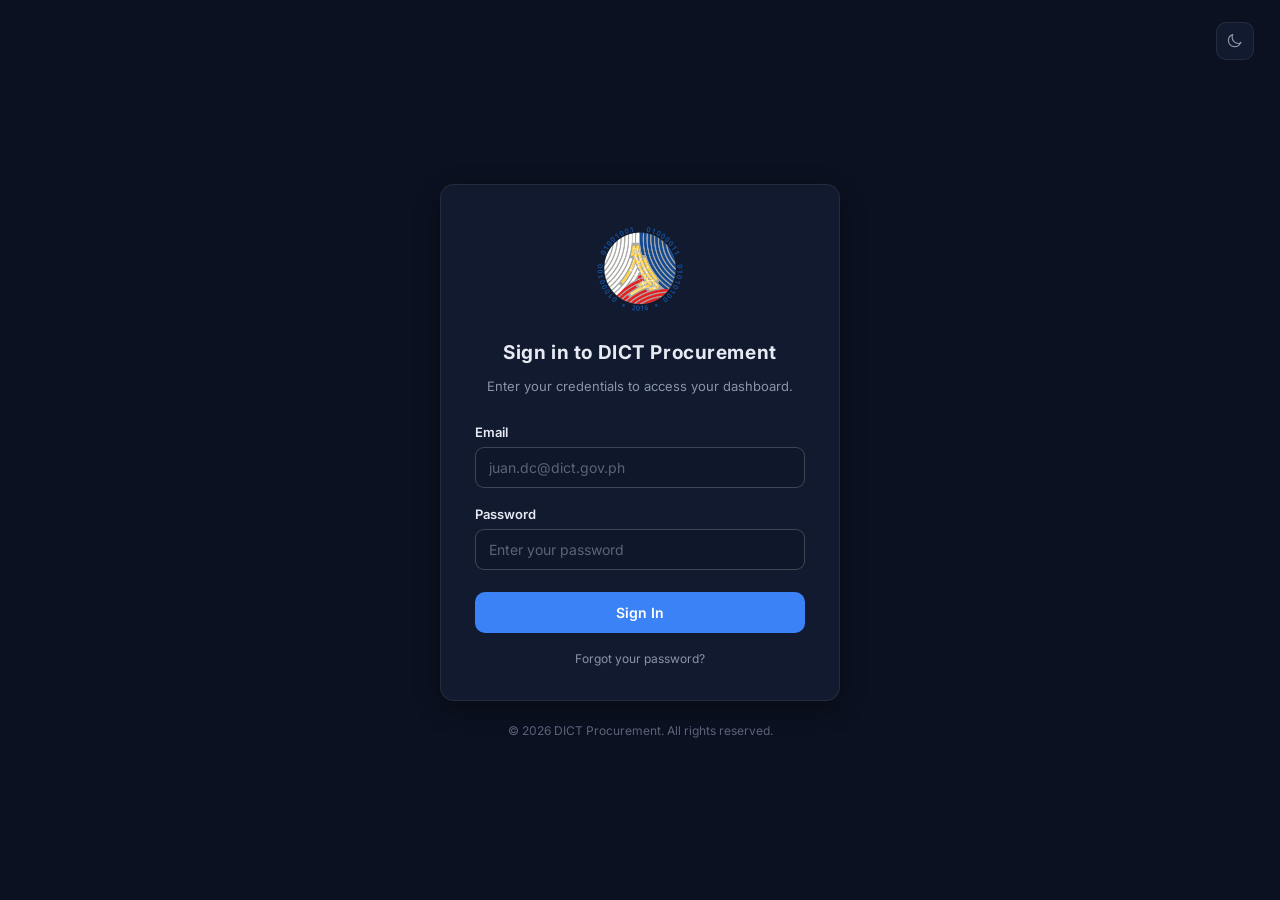
<file: index.html>
<!DOCTYPE html>
<html lang="en">
<head>
    <meta charset="UTF-8">
    <meta name="viewport" content="width=device-width, initial-scale=1.0">
    <title>DICT Procurement - Dashboard</title>
    <link href="https://fonts.googleapis.com/css?family=Roboto|Inter&display=swap" rel="stylesheet">
    <link rel="stylesheet" href="resource/base.css">
    <link rel="stylesheet" href="resource/dashboard.css">
    <link rel="stylesheet" href="resource/step1.css">
    <link rel="stylesheet" href="resource/step2.css">
    <link rel="stylesheet" href="resource/step3.css">
    <link rel="stylesheet" href="resource/request-modal.css">
    <link rel="stylesheet" href="resource/bulk-import.css">
    <script src="scripts/Auth.js"></script>
    <script>requireAuth();</script>
</head>
<body class="db-body">

    <aside class="db-sidebar">
        <div class="db-brand">
            <img src="images/DICT-Logo.png" class="db-sidebar-logo-img" alt="DICT Logo">
            <span class="db-brand-text">DICT PROCUREMENT</span>
        </div>

        <nav class="db-nav">
            <a href="index.html" class="db-nav-item active">
                <svg viewBox="0 0 24 24" width="18" height="18" fill="none"><rect x="3.5" y="3.5" width="7" height="7" rx="1.4" stroke="currentColor" stroke-width="1.6"/><rect x="13.5" y="3.5" width="7" height="7" rx="1.4" stroke="currentColor" stroke-width="1.6"/><rect x="3.5" y="13.5" width="7" height="7" rx="1.4" stroke="currentColor" stroke-width="1.6"/><rect x="13.5" y="13.5" width="7" height="7" rx="1.4" stroke="currentColor" stroke-width="1.6"/></svg>
                <span>Dashboard</span>
            </a>
            <a href="entries.html" class="db-nav-item">
                <svg viewBox="0 0 24 24" width="18" height="18" fill="none"><path d="M6 4.5H18C18.8 4.5 19.5 5.2 19.5 6V18C19.5 18.8 18.8 19.5 18 19.5H6C5.2 19.5 4.5 18.8 4.5 18V6C4.5 5.2 5.2 4.5 6 4.5Z" stroke="currentColor" stroke-width="1.6"/><path d="M8 9H16M8 12H16M8 15H13" stroke="currentColor" stroke-width="1.6" stroke-linecap="round"/></svg>
                <span>Entries</span>
            </a>
            <a href="#" class="db-nav-item" onclick="event.preventDefault(); startNewRequest();">
                <svg viewBox="0 0 24 24" width="18" height="18" fill="none"><path d="M7 3.5H14L18 7.5V19.5C18 20.05 17.55 20.5 17 20.5H7C6.45 20.5 6 20.05 6 19.5V4.5C6 3.95 6.45 3.5 7 3.5Z" stroke="currentColor" stroke-width="1.6" stroke-linejoin="round"/><path d="M14 3.5V7.5H18" stroke="currentColor" stroke-width="1.6" stroke-linejoin="round"/><path d="M9 12.5H15M9 16H15" stroke="currentColor" stroke-width="1.6" stroke-linecap="round"/></svg>
                <span>New Request</span>
            </a>
            <a href="profile.html" class="db-nav-item">
                <svg viewBox="0 0 24 24" width="18" height="18" fill="none"><circle cx="12" cy="8.2" r="3.2" stroke="currentColor" stroke-width="1.6"/><path d="M5 19.5C5.8 16.2 8.6 14.5 12 14.5C15.4 14.5 18.2 16.2 19 19.5" stroke="currentColor" stroke-width="1.6" stroke-linecap="round"/></svg>
                <span>My Profile</span>
            </a>
        </nav>

        <div class="db-sidebar-footer">
            <div class="db-user-mini">
                <div class="db-avatar">JD</div>
                <div class="db-user-text">
                    <p class="db-user-name">Juan Dela Cruz</p>
                    <p class="db-user-email">juan.dc@dict.gov.ph</p>
                </div>
            </div>
            <a href="#" class="db-logout" title="Logout">
                <svg viewBox="0 0 24 24" width="17" height="17" fill="none"><path d="M9 20H5.6C5 20 4.5 19.5 4.5 18.9V5.1C4.5 4.5 5 4 5.6 4H9" stroke="currentColor" stroke-width="1.6" stroke-linecap="round"/><path d="M15.5 16L19.5 12L15.5 8" stroke="currentColor" stroke-width="1.6" stroke-linecap="round" stroke-linejoin="round"/><path d="M19.2 12H10" stroke="currentColor" stroke-width="1.6" stroke-linecap="round"/></svg>
            </a>
        </div>
    </aside>

    <main class="db-main">

    <div class="db-header-banner">
        <img src="images/header-banner.png" alt="DICT Header Banner">
    </div>

    <header class="db-topbar">
            <div>
                <h1 class="db-title">Dashboard</h1>
                <p class="db-subtitle" id="db-subtitle-greeting">Welcome back</p>
            </div>
            <div class="db-topbar-actions">
                <button id="themeToggle" class="db-icon-btn" aria-label="Toggle dark/light mode" title="Toggle theme">
                    <svg id="themeIconMoon" viewBox="0 0 24 24" width="18" height="18" fill="none"><path d="M20 14.5C18.9 15 17.7 15.3 16.5 15.3C11.9 15.3 8.2 11.6 8.2 7C8.2 5.8 8.5 4.6 9 3.5C5.6 4.5 3.2 7.6 3.2 11.3C3.2 15.9 6.9 19.6 11.5 19.6C15.2 19.6 18.3 17.2 19.3 13.8" stroke="currentColor" stroke-width="1.6" stroke-linecap="round" stroke-linejoin="round"/></svg>
                    <svg id="themeIconSun" viewBox="0 0 24 24" width="18" height="18" fill="none" style="display:none;"><circle cx="12" cy="12" r="4.2" stroke="currentColor" stroke-width="1.6"/><path d="M12 3V5.2M12 18.8V21M21 12H18.8M5.2 12H3M18.1 5.9L16.6 7.4M7.4 16.6L5.9 18.1M18.1 18.1L16.6 16.6M7.4 7.4L5.9 5.9" stroke="currentColor" stroke-width="1.6" stroke-linecap="round"/></svg>
                </button>
                <button class="db-icon-btn" aria-label="Notifications" title="Notifications">
                    <svg viewBox="0 0 24 24" width="18" height="18" fill="none"><path d="M6 10.5C6 7 8.7 4.5 12 4.5C15.3 4.5 18 7 18 10.5V13.8L19.5 16.5H4.5L6 13.8V10.5Z" stroke="currentColor" stroke-width="1.6" stroke-linejoin="round"/><path d="M9.7 19C10.1 19.9 11 20.5 12 20.5C13 20.5 13.9 19.9 14.3 19" stroke="currentColor" stroke-width="1.6" stroke-linecap="round"/></svg>
                    <span id="notifDot" class="db-dot hidden"></span>
                </button>
            </div>
        </header>

        <section class="db-welcome-card">
            <div>
                <h2 id="db-welcome-heading">Good day!</h2>
                <p>Here's a quick look at your procurement requests and activity.</p>
            </div>
            <div class="db-welcome-actions">
                <button type="button" class="db-cta-btn" onclick="startNewRequest()">
                    <svg viewBox="0 0 24 24" width="15" height="15" fill="none"><path d="M12 5V19M5 12H19" stroke="currentColor" stroke-width="2" stroke-linecap="round"/></svg>
                    New Request
                </button>
                
            </div>
        </section>

        <section class="db-stats-grid">
            <div class="db-stat-card db-stat-blue">
                <div class="db-stat-head">
                    <span class="db-stat-label">Total Versions</span>
                    <span class="db-stat-icon">
                        <svg viewBox="0 0 24 24" width="16" height="16" fill="none"><path d="M7 3.5H14L18 7.5V19.5C18 20.05 17.55 20.5 17 20.5H7C6.45 20.5 6 20.05 6 19.5V4.5C6 3.95 6.45 3.5 7 3.5Z" stroke="currentColor" stroke-width="1.6" stroke-linejoin="round"/><path d="M14 3.5V7.5H18" stroke="currentColor" stroke-width="1.6" stroke-linejoin="round"/></svg>
                    </span>
                </div>
                <p id="stat-total" class="db-stat-value">0</p>
            </div>

            <div class="db-stat-card db-stat-amber">
                <div class="db-stat-head">
                    <span class="db-stat-label">Pending</span>
                    <span class="db-stat-icon">
                        <svg viewBox="0 0 24 24" width="16" height="16" fill="none"><circle cx="12" cy="12" r="8" stroke="currentColor" stroke-width="1.6"/><path d="M12 7.5V12L15 14" stroke="currentColor" stroke-width="1.6" stroke-linecap="round"/></svg>
                    </span>
                </div>
                <p id="stat-pending" class="db-stat-value">0</p>
            </div>

            <div class="db-stat-card db-stat-green">
                <div class="db-stat-head">
                    <span class="db-stat-label">Completed</span>
                    <span class="db-stat-icon">
                        <svg viewBox="0 0 24 24" width="16" height="16" fill="none"><circle cx="12" cy="12" r="8" stroke="currentColor" stroke-width="1.6"/><path d="M8.5 12.2 L11 14.8 L15.5 9.8" stroke="currentColor" stroke-width="1.6" stroke-linecap="round" stroke-linejoin="round"/></svg>
                    </span>
                </div>
                <p id="stat-completed" class="db-stat-value">0</p>
            </div>

            <div class="db-stat-card db-stat-violet">
                <div class="db-stat-head">
                    <span class="db-stat-label">Total PPMP Budget</span>
                    <span class="db-stat-icon">
                        <svg viewBox="0 0 24 24" width="16" height="16" fill="none"><circle cx="12" cy="12" r="8" stroke="currentColor" stroke-width="1.6"/><text x="12" y="15.5" text-anchor="middle" font-size="9" fill="currentColor" font-family="Inter, sans-serif" stroke="none">₱</text></svg>
                    </span>
                </div>
                <p id="stat-budget" class="db-stat-value">₱0</p>
            </div>
        </section>

        <section class="db-activity-card">
            <h3>Recent Activity</h3>
            <ul id="db-activity-list" class="db-activity-list"></ul>
        </section>
    </main>

    <!-- ============================================================
         NEW REQUEST MODAL
         ============================================================ -->
    <div id="requestModalOverlay" class="db-modal-overlay hidden">
        <div class="db-modal" role="dialog" aria-modal="true" aria-labelledby="page-title">
            <div class="db-modal-header-actions">
                <button type="button" id="verifyRequestBtn" class="db-modal-verify-btn hidden" onclick="toggleVerifyStatus()" aria-label="Toggle verified status">
                    <svg viewBox="0 0 24 24" width="14" height="14" fill="none"><path d="M5 12.5l4.5 4.5L19 7" stroke="currentColor" stroke-width="2" stroke-linecap="round" stroke-linejoin="round"/></svg>
                    <span id="verifyBtnLabel">Mark as Completed</span>
                </button>
                <button type="button" id="editRequestBtn" class="db-modal-edit-btn hidden" onclick="enableEditMode()" aria-label="Edit request">
                    <svg viewBox="0 0 24 24" width="14" height="14" fill="none"><path d="M4 20h4L18.5 9.5a2.1 2.1 0 0 0 0-3l-1-1a2.1 2.1 0 0 0-3 0L4 15v5Z" stroke="currentColor" stroke-width="1.6" stroke-linejoin="round"/><path d="M13 6l5 5" stroke="currentColor" stroke-width="1.6"/></svg>
                    Edit
                </button>
                <button type="button" id="deleteItemBtn" class="db-modal-delete-item-btn hidden" onclick="deleteCurrentItem()" aria-label="Delete this item">
                    <svg viewBox="0 0 24 24" width="14" height="14" fill="none" stroke="currentColor" stroke-width="1.8"><path d="M3 6h18m-2 0v14a2 2 0 01-2 2H7a2 2 0 01-2-2V6m3 0V4a2 2 0 012-2h4a2 2 0 012 2v2"/></svg>
                    Delete Item
                </button>
            </div>
            <button type="button" class="db-modal-close" onclick="closeRequestModal()" aria-label="Close">
                <svg viewBox="0 0 24 24" width="16" height="16" fill="none"><path d="M6 6L18 18M18 6L6 18" stroke="currentColor" stroke-width="1.8" stroke-linecap="round"/></svg>
            </button>

            <div class="title-tab-wrapper">
                <p id="page-title" class="text-9">PROCUREMENT PROJECT DETAILS</p>
                <span id="modalStatusBadge" class="modal-status-badge hidden">PENDING</span>
            </div>

            <div class="progress-section">
                <div class="track-4" style="width: 60%; margin: 20px auto;">
                    <div id="progress-fill" class="filled-5" style="width: 15%;"></div>
                </div>
            </div>

            <!-- STEP 1: Procurement Project Details -->
            <div id="previousApprovalRemarks" style="padding: 0 38px; margin-bottom: 20px;"></div>
            <div id="step-1">
                <form class="form-grid" id="form-step-1">
                    <div class="form-column">
                        <div class="field-group" data-field="ppmp_no">
                            <label>PPMP Number</label>
                            <input type="text" id="ppmp_no" placeholder="ex. 1" required>
                            <p class="field-error-msg">This field is required</p>
                        </div>
                        <div class="field-group" data-field="project_description">
                            <label>General Description and Objective</label>
                            <textarea id="project_description" placeholder="Enter the objective of the project..." style="height: 80px;" required></textarea>
                            <p class="field-error-msg">This field is required</p>
                        </div>
                        <div class="field-group" data-field="is_indicative">
                            <label>Is Indicative or Final?</label>
                            <div class="select-wrapper"><select id="is_indicative" required><option value="" disabled selected>Select...</option><option>Indicative</option><option>Final</option></select><img src="images/vector-19.svg" class="custom-chevron"></div>
                            <p class="field-error-msg">This field is required</p>
                        </div>
                        <div class="field-group" data-field="end_user">
                            <label>End-User or Implementing Unit</label>
                            <input type="text" id="end_user" placeholder="Input" required>
                            <p class="field-error-msg">This field is required</p>
                        </div>
                        <div class="field-group" data-field="fiscal_year">
                            <label>Fiscal Year</label>
                            <input type="text" id="fiscal_year" placeholder="Field text goes here" required>
                            <p class="field-error-msg">This field is required</p>
                        </div>
                        <div class="field-group" data-field="project_type">
                            <label>Type of Project to be Procured</label>
                            <div class="select-wrapper"><select id="project_type" required><option value="" disabled selected>Select...</option><option>Consulting Services</option><option>Goods</option><option>Infrastructure</option></select><img src="images/vector-33.svg" class="custom-chevron"></div>
                            <p class="field-error-msg">This field is required</p>
                        </div>
                    </div>
                    <div class="form-column">
                        <div class="field-group" data-field="modeOfProcurement">
                            <label>Recommended Mode of Procurement</label>
                            <div id="modeWrapper" class="select-wrapper">
                                <select id="modeOfProcurement" required>
                                    <option value="" disabled selected>Select mode...</option>
                                    <optgroup label="Competitive Mode">
                                        <option value="Competitive Bidding">Competitive Bidding</option>
                                    </optgroup>
                                    <optgroup label="Alternative Modes">
                                        <option value="Limited Source Bidding">Limited Source Bidding</option>
                                        <option value="Direct Contracting">Direct Contracting</option>
                                        <option value="Repeat Order">Repeat Order</option>
                                        <option value="Shopping">Shopping</option>
                                        <option value="Small Value Procurement (SVP)">Small Value Procurement (SVP)</option>
                                        <option value="Direct Acquisition">Direct Acquisition</option>
                                        <option value="Competitive Dialogue">Competitive Dialogue</option>
                                        <option value="Negotiated Procurement">Negotiated Procurement</option>
                                    </optgroup>
                                </select>
                                <img src="images/vector-43.svg" class="custom-chevron">
                            </div>
                            <p class="mode-hint">Recommended by budget: ≤₱199,999 → Direct Acquisition · ₱200,000–₱1,999,999 → Small Value Procurement (SVP) · ₱2,000,000 and above → Competitive Bidding</p>
                            <p id="modeErrorMsg" class="field-error-msg">Must Select Mode of Procurement</p>
                        </div>
                        <div class="field-group" data-field="pre_procurement">
                            <label>Pre Procurement Conference?</label>
                            <div class="select-wrapper"><select id="pre_procurement" required><option value="" disabled selected>Select...</option><option>No</option><option>Yes</option></select><img src="images/vector-51.svg" class="custom-chevron"></div>
                            <p class="field-error-msg">This field is required</p>
                        </div>

                        <div class="field-group" data-field="bid_evaluation_criteria">
                        <label for="bid_evaluation_criteria">
                            Criteria for Bid Evaluation (Including Sustainability and Domestic Preference)
                        </label>
                        <div class="select-wrapper">
                            <select id="bid_evaluation_criteria" name="bid_evaluation_criteria">
                            <option value="">Select Criteria for Bid Evaluation...</option>
                            <option value="Lowest Calculated Responsive Bid (LCRB)">
                                Lowest Calculated Responsive Bid (LCRB)
                            </option>
                            <option value="Most Economically Advantageous Responsive Bid (MEARB)">
                                Most Economically Advantageous Responsive Bid (MEARB)
                            </option>
                            <option value="Most Advantageous Responsive Bid (MARB) / HRRB / SRRB">
                                Most Advantageous Responsive Bid (MARB) / HRRB / SRRB
                            </option>
                            <option value="Lowest Comparative or Competitive Responsive Bid (LCCRB)">
                                Lowest Comparative or Competitive Responsive Bid (LCCRB)
                            </option>
                            </select>
                            <span class="custom-chevron">▼</span>
                        </div>
                        <p id="mearbHint" class="mode-hint hidden" style="color: #0284c7; font-weight: 600; margin-top: 4px;">
                            ℹ️ NOTE: If using MEARB, ensure sustainability indicators are included.
                        </p>
                        <p class="field-error-msg">Please select a criteria for bid evaluation.</p>
                        </div>

                        <div class="field-group" data-field="quantity_size">
                            <label>Quantity and Size of the Project</label>
                            <textarea id="quantity_size" placeholder="Message text goes here" style="height: 150px;" required></textarea>
                            <p class="field-error-msg">This field is required</p>
                        </div>
                    </div>
                </form>
                <div class="footer-actions">
                    <button type="button" class="back-btn" onclick="closeRequestModal()">&larr; Cancel</button>
                    <button type="button" class="db-modal-pdf-btn pdf-btn-global" onclick="generatePPMP_PDF()" style="display: none;">
                        <svg viewBox="0 0 24 24" width="16" height="16" fill="none" style="margin-right: 8px;"><path d="M7 18H17M7 14H17M7 10H11M14 2H7C5.89543 2 5 2.90457 5 4V20C5 21.1046 5.89543 22 7 22H17C18.1046 22 19 21.1046 19 20V7L14 2Z" stroke="currentColor" stroke-width="2" stroke-linecap="round" stroke-linejoin="round"/></svg>
                        Export PPMP
                    </button>
                    <button type="button" id="exportAppPdfBtn" class="export-app-btn" onclick="generateAPP_PDF()">
                        <svg viewBox="0 0 24 24" width="16" height="16" fill="none" stroke="currentColor" stroke-width="2">
                            <path d="M14 2H6a2 2 0 0 0-2 2v16a2 2 0 0 0 2 2h12a2 2 0 0 0 2-2V8z"></path>
                            <polyline points="14 2 14 8 20 8"></polyline>
                            <line x1="16" y1="13" x2="8" y2="13"></line>
                            <line x1="16" y1="17" x2="8" y2="17"></line>
                        </svg>
                        Export APP (PDF)
                    </button>
                    <button type="button" class="next-btn" onclick="validateAndProceed(1, showNextStep)">Next &rarr;</button>
                </div>
            </div>

            <!-- STEP 2: Projected Timeline -->
            <div id="step-2" class="hidden">
                <form class="form-grid" id="form-step-2">
                    <div class="form-column">
                        <div class="field-group" data-field="start_date">
                            <label>Start of Procurement Activity</label>
                            <div class="input-with-icon"><span class="calendar-icon">📅</span><input id="start_date" type="date" required></div>
                            <p class="field-error-msg">This field is required</p>
                        </div>
                        <div class="field-group" data-field="end_date">
                            <label>End of Procurement Activity</label>
                            <div class="input-with-icon"><span class="calendar-icon">📅</span><input id="end_date" type="date" required></div>
                            <p class="field-error-msg">This field is required</p>
                        </div>
                        <div class="field-group" data-field="delivery_period">
                            <label>Expected Delivery/ Implementation Period</label>
                            <div class="input-with-icon"><span class="calendar-icon">📅</span><input id="delivery_period" type="date" required></div>
                            <p class="field-error-msg">This field is required</p>
                        </div>
                    </div>
                    <div class="form-column">
                        <div class="field-group" data-field="fund_source">
                            <label>Source of Funds</label>
                            <input type="text" id="fund_source" placeholder="Field text goes here" required>
                            <p class="field-error-msg">This field is required</p>
                        </div>
                        <div class="field-group" data-field="budget">
                            <label>Estimated Budget / Budgetary Allocation</label>
                            <div class="input-with-prefix"><span class="prefix">PHP</span><input id="budget" type="text" required></div>
                            <p class="field-error-msg">This field is required</p>
                        </div>
                    </div>
                </form>
                <div class="footer-actions">
                    <button class="back-btn" onclick="showStep1()">&larr; Back</button>
                    <button type="button" class="db-modal-pdf-btn pdf-btn-global" onclick="generatePPMP_PDF()" style="display: none;">
                        <svg viewBox="0 0 24 24" width="16" height="16" fill="none" style="margin-right: 8px;"><path d="M7 18H17M7 14H17M7 10H11M14 2H7C5.89543 2 5 2.90457 5 4V20C5 21.1046 5.89543 22 7 22H17C18.1046 22 19 21.1046 19 20V7L14 2Z" stroke="currentColor" stroke-width="2" stroke-linecap="round" stroke-linejoin="round"/></svg>
                        Export PPMP
                    </button>
                    <button type="button" id="exportAppPdfBtn" class="export-app-btn" onclick="generateAPP_PDF()">
                        <svg viewBox="0 0 24 24" width="16" height="16" fill="none" stroke="currentColor" stroke-width="2">
                            <path d="M14 2H6a2 2 0 0 0-2 2v16a2 2 0 0 0 2 2h12a2 2 0 0 0 2-2V8z"></path>
                            <polyline points="14 2 14 8 20 8"></polyline>
                            <line x1="16" y1="13" x2="8" y2="13"></line>
                            <line x1="16" y1="17" x2="8" y2="17"></line>
                        </svg>
                        Export APP (PDF)
                    </button>
                    <button type="button" class="next-btn" onclick="validateAndProceed(2, showStep3)">Next &rarr;</button>
                </div>
            </div>

            <!-- STEP 3: Funding Details -->
            <div id="step-3" class="hidden">
                <div class="form-single-column" id="form-step-3">
                    <div class="field-group" data-field="procurement_strategies">
                        <label>Procurement Strategies and Tools</label>
                        <p style="font-size: 12px; margin-bottom: 5px;" class="mode-hint">Click to toggle one or more strategies:</p>
                        <div id="procurement_strategies" class="custom-multi-select">
                            <div class="select-box" id="strategiesTrigger"><div id="selectedTags" class="selected-tags-container"><span class="placeholder">Select strategies...</span></div><img src="images/vector-43.svg" class="custom-chevron"></div>
                            <div class="options-list hidden" id="strategiesMenu">
                                <div class="option">Life Cycle Assessment (LCA) and LCCA</div>
                                <div class="option">Subcontracting</div>
                                <div class="option">Multi-Year Contracting</div>
                                <div class="option">Design-and-Build Scheme for Infrastructure</div>
                                <div class="option">Engagement of a Procurement Agent</div>
                                <div class="option">Use of Framework Agreement Section</div>
                                <div class="option">Pooled Procurement Section 17</div>
                                <div class="option">Renewal of Regular and Recurring Services</div>
                                <div class="option">Warehousing and Inventory Activities</div>
                            </div>
                        </div>
                        <p class="field-error-msg">Select at least one strategy</p>
                    </div>
                    <div class="field-group" data-field="remarks">
                        <label>Remarks</label>
                        <textarea id="remarks" style="height: 120px;" required></textarea>
                        <p class="field-error-msg">This field is required</p>
                    </div>

                    <div class="field-group" data-field="supporting_docs" style="margin-top: 10px;">
                        <label>Attached Supporting Documents</label>
                        <p class="doc-type-hint" id="docTypeHint">Select a Type of Project in Step 1 to see the required document.</p>
                        <div class="upload-zone" id="uploadZone">
                          <div class="upload-content" id="uploadContent">
                            <span class="upload-icon">📤</span>
                            <p class="upload-text">Drop here to attach or <span class="upload-link" id="uploadLink">upload</span></p>
                            <p class="upload-subtext">Max 2MB per file, 8MB total</p>
                          </div>
                          <input type="file" id="fileInput" multiple hidden>
                        </div>
                        <ul id="uploadedFileList" class="uploaded-file-list"></ul>
                        <p class="field-error-msg">Please attach at least one supporting document</p>
                    </div>
                </div>
                <div class="footer-actions">
                    <button class="back-btn" onclick="showStep2()">&larr; Back</button>
                    <button type="button" class="db-modal-pdf-btn pdf-btn-global" onclick="generatePPMP_PDF()" style="display: none;">
                        <svg viewBox="0 0 24 24" width="16" height="16" fill="none" style="margin-right: 8px;"><path d="M7 18H17M7 14H17M7 10H11M14 2H7C5.89543 2 5 2.90457 5 4V20C5 21.1046 5.89543 22 7 22H17C18.1046 22 19 21.1046 19 20V7L14 2Z" stroke="currentColor" stroke-width="2" stroke-linecap="round" stroke-linejoin="round"/></svg>
                        Export PPMP
                    </button>
                    <button type="button" id="exportAppPdfBtn" class="export-app-btn" onclick="generateAPP_PDF()">
                        <svg viewBox="0 0 24 24" width="16" height="16" fill="none" stroke="currentColor" stroke-width="2">
                            <path d="M14 2H6a2 2 0 0 0-2 2v16a2 2 0 0 0 2 2h12a2 2 0 0 0 2-2V8z"></path>
                            <polyline points="14 2 14 8 20 8"></polyline>
                            <line x1="16" y1="13" x2="8" y2="13"></line>
                            <line x1="16" y1="17" x2="8" y2="17"></line>
                        </svg>
                        Export APP (PDF)
                    </button>
                    <button type="button" id="finishBtn" class="next-btn" onclick="validateAndProceed(3, saveProcurementRequest)">Finish &rarr;</button>
                </div>
            </div>
        </div>
    </div>

    <!-- START A NEW REQUEST CHOICE MODAL -->
<div id="ppmpChoiceModalOverlay" class="db-modal-overlay hidden">
    <!-- Added 'choice-modal' class, removed inline padding/width -->
    <div class="db-modal choice-modal">
        <button type="button" class="db-modal-close" onclick="closePpmpChoiceModal()" aria-label="Close">
            <svg viewBox="0 0 24 24" width="16" height="16" fill="none"><path d="M6 6L18 18M18 6L6 18" stroke="currentColor" stroke-width="1.8" stroke-linecap="round"/></svg>
        </button>

        <!-- Floating Title Tab -->
        <div class="title-tab-wrapper">
            <p class="text-9">START A NEW REQUEST</p>
        </div>

        <div class="choice-modal-content">
            <p class="choice-description">
                You have a PPMP that isn't approved yet. Add this as another entry under it, or start a brand-new PPMP.
            </p>

            <div class="field-group" data-field="pending_ppmp">
                <label for="pendingPpmpSelect">Pending PPMP</label>
                <div class="select-wrapper">
                    <select id="pendingPpmpSelect" required></select>
                    <img src="images/vector-43.svg" class="custom-chevron">
                </div>
            </div>

            <div class="footer-actions choice-footer">
                <button type="button" class="back-btn" onclick="startBrandNewPpmp()">Start New PPMP</button>
                <button type="button" class="next-btn" onclick="confirmAddToSelectedPpmp()">Add Entry &rarr;</button>
            </div>
        </div>
    </div>
</div>

<div id="confirmModalOverlay" class="db-modal-overlay hidden" style="z-index: 2000;">
    <div class="db-modal" style="max-width: 400px; text-align: center; padding: 40px 30px;">
        <div style="background: rgba(239, 68, 68, 0.1); width: 60px; height: 60px; border-radius: 50%; display: flex; align-items: center; justify-content: center; margin: 0 auto 20px;">
            <svg viewBox="0 0 24 24" width="30" height="30" fill="none" stroke="#ef4444" stroke-width="2">
                <path d="M3 6h18m-2 0v14a2 2 0 01-2 2H7a2 2 0 01-2-2V6m3 0V4a2 2 0 012-2h4a2 2 0 012 2v2"></path>
            </svg>
        </div>
        <h3 id="confirmModalTitle" style="font-size: 18px; margin-bottom: 10px; color: var(--db-text, #E7EAF3);">Delete Request?</h3>
        <p id="confirmModalText" style="color: var(--db-text-dim, #8B94A8); font-size: 14px; margin-bottom: 30px; line-height: 1.5;">
            Are you sure you want to delete this procurement request? This action cannot be undone.
        </p>
        <div style="display: flex; gap: 12px; justify-content: center;">
            <button type="button" class="back-btn" onclick="closeConfirmModal()" style="flex: 1;">Cancel</button>
            <button type="button" class="next-btn" id="confirmDeleteBtn" style="flex: 1; background: #ef4444;">Delete</button>
        </div>
    </div>
</div>

    <script src="scripts/dashboard-logic.js"></script>
    <script src="scripts/request-modal.js"></script>
    <script src="scripts/pdf-generator.js"></script>
    <script src="https://cdnjs.cloudflare.com/ajax/libs/jspdf/2.5.1/jspdf.umd.min.js"></script>
    <script src="https://cdnjs.cloudflare.com/ajax/libs/jspdf-autotable/3.5.28/jspdf.plugin.autotable.min.js"></script>
    <script src="https://cdnjs.cloudflare.com/ajax/libs/xlsx/0.18.5/xlsx.full.min.js"></script>
    <script src="scripts/bulk-import.js"></script>
</body>
</html>
</file>
<file: resource/base.css>
:root {
  --font-family-roboto: 'Roboto', sans-serif;
  --font-family-inter: 'Inter', sans-serif;
  --dict-dark-blue: #003366;
  --dict-beige: #white;
  --text-gray: #6d7280;
  --text-dark: #49454f;
  --error-red: #dc2626;
}

* { margin: 0; padding: 0; box-sizing: border-box; }

body {
  font-family: var(--font-family-inter);
  background-color: var(--dict-beige);
  display: flex;
  min-height: 100vh;
}


/* SIDEBAR SYSTEM */
.sidebar {
  width: 260px;
  background-color: var(--dict-dark-blue);
  color: white;
  display: flex;
  flex-direction: column;
  padding: 40px 20px;
  position: fixed;
  height: 100vh;
  z-index: 1000;
}

.sidebar-logo {
  font-family: var(--font-family-roboto);
  font-weight: 700;
  font-size: 18px;
  text-align: center;
  margin-bottom: 60px;
  padding-bottom: 20px;
  border-bottom: 1px solid rgba(255,255,255,0.1);
}

.sidebar-nav { display: flex; flex-direction: column; gap: 12px; }

.nav-item {
  text-decoration: none;
  color: rgba(255, 255, 255, 0.7);
  padding: 12px 18px;
  border-radius: 8px;
  font-size: 14px;
  transition: all 0.2s;
}

.nav-item:hover, .nav-item.active {
  background-color: rgba(255, 255, 255, 0.1);
  color: white;
}

/* MAIN CONTENT AREA */
.main-content {
  flex: 1;
  margin-left: 260px;
  display: flex;
  flex-direction: column;
  align-items: center;
  padding: 30px 40px;
}

.header-container { width: 100%; max-width: 1100px; margin-bottom: 40px; }
.header-banner { width: 100%; height: auto; display: block; }

/* SHARED CARD DESIGN */
.main-card-container {
  background-color: #f2f2f2;
  width: 100%;
  max-width: 1000px;
  padding: 80px 50px 50px 50px;
  position: relative;
  border-radius: 4px;
  box-shadow: 0 4px 20px rgba(0,0,0,0.05);
}

.title-tab-wrapper {
  position: absolute;
  top: -25px; left: 50%;
  transform: translateX(-50%);
  background: white;
  padding: 15px 40px;
  box-shadow: 0 4px 10px rgba(0,0,0,0.1);
  z-index: 10;
  min-width: 300px;
  text-align: center;
}

a {
    text-decoration: none;
    color: var(--text-dark);
    transition: 0.2s;
}
/* SHARED FORM ELEMENTS */
.field-group { display: flex; flex-direction: column; gap: 8px; margin-bottom: 20px; width: 100%; }
label { font-size: 14px; font-weight: 600; color: var(--text-dark); }
input, select, textarea {
  width: 100%; padding: 12px; border: 1px solid #d2d5da; border-radius: 6px;
  background: #f9fafb; font-size: 14px; font-family: var(--font-family-inter);
}
input:focus, select:focus, textarea:focus { outline: none; border-color: #0088ff; box-shadow: 0 0 0 3px rgba(0,136,255,0.1); }

.hidden { display: none !important; }
.footer-actions { display: flex; justify-content: flex-end; margin-top: 30px; gap: 20px; }

.form-single-column {
  max-width: 800px;
  margin: 0 auto;
  display: flex;
  flex-direction: column;
  gap: 20px;
}


/* BUTTONS */
.next-btn, .back-btn {
  background: none; border: none; font-size: 16px; font-weight: 600; cursor: pointer;
  display: flex; align-items: center; gap: 8px; transition: 0.2s;
}
.back-btn { color: var(--text-gray); margin-right: auto; }
.back-btn:hover { color: var(--text-dark); }
.next-btn:hover { color: #0088ff; transform: translateX(5px); }


* { margin: 0; padding: 0; box-sizing: border-box; }

body {
  font-family: var(--font-family-inter);
  background-color: var(--dict-beige);
  display: flex;
  min-height: 100vh;
}

/* SIDEBAR SYSTEM */
.sidebar {
  width: 260px;
  background-color: var(--dict-dark-blue);
  color: white;
  display: flex;
  flex-direction: column;
  padding: 40px 20px;
  position: fixed;
  height: 100vh;
  z-index: 1000;
}

.sidebar-logo {
  font-family: var(--font-family-roboto);
  font-weight: 700;
  font-size: 18px;
  text-align: center;
  margin-bottom: 60px;
  padding-bottom: 20px;
  border-bottom: 1px solid rgba(255,255,255,0.1);
}

.sidebar-nav { display: flex; flex-direction: column; gap: 12px; }

.nav-item {
  text-decoration: none;
  color: rgba(255, 255, 255, 0.7);
  padding: 12px 18px;
  border-radius: 8px;
  font-size: 14px;
  transition: all 0.2s;
}

.nav-item:hover, .nav-item.active {
  background-color: rgba(255, 255, 255, 0.1);
  color: white;
}

/* MAIN CONTENT AREA */
.main-content {
  flex: 1;
  margin-left: 260px;
  display: flex;
  flex-direction: column;
  align-items: center;
  padding: 30px 40px;
}

.header-container { width: 100%; max-width: 1100px; margin-bottom: 40px; }
.header-banner { width: 100%; height: auto; display: block; }

/* SHARED CARD DESIGN */
.main-card-container {
  background-color: #f2f2f2;
  width: 100%;
  max-width: 1000px;
  padding: 80px 50px 50px 50px;
  position: relative;
  border-radius: 4px;
  box-shadow: 0 4px 20px rgba(0,0,0,0.05);
}

.title-tab-wrapper {
  position: absolute;
  top: -25px; left: 50%;
  transform: translateX(-50%);
  background: white;
  padding: 15px 40px;
  box-shadow: 0 4px 10px rgba(0,0,0,0.1);
  z-index: 10;
  min-width: 300px;
  text-align: center;
}

a {
    text-decoration: none;
    color: var(--text-dark);
    transition: 0.2s;
}
/* SHARED FORM ELEMENTS */
.field-group { display: flex; flex-direction: column; gap: 8px; margin-bottom: 20px; width: 100%; }
label { font-size: 14px; font-weight: 600; color: var(--text-dark); }
input, select, textarea {
  width: 100%; padding: 12px; border: 1px solid #d2d5da; border-radius: 6px;
  background: #f9fafb; font-size: 14px; font-family: var(--font-family-inter);
}
input:focus, select:focus, textarea:focus { outline: none; border-color: #0088ff; box-shadow: 0 0 0 3px rgba(0,136,255,0.1); }

.hidden { display: none !important; }
.footer-actions { display: flex; justify-content: flex-end; margin-top: 30px; gap: 20px; }

/* BUTTONS */
.next-btn, .back-btn {
  background: none; border: none; font-size: 16px; font-weight: 600; cursor: pointer;
  display: flex; align-items: center; gap: 8px; transition: 0.2s;
}
.back-btn { color: var(--text-gray); margin-right: auto; }
.back-btn:hover { color: var(--text-dark); }
.next-btn:hover { color: #0088ff; transform: translateX(5px); }

.hidden-pointer { pointer-events: none; opacity: 0.8; }
.input-with-icon { position: relative; display: flex; align-items: center; }
.calendar-icon { position: absolute; left: 12px; pointer-events: none; }
input[type="date"] { padding-left: 40px !important; }
.input-with-prefix { position: relative; display: flex; align-items: center; }
.prefix { position: absolute; left: 12px; font-weight: 600; color: #666; font-size: 13px; }
.input-with-prefix input { padding-left: 50px !important; }

/* Dashboard table button */
.view-btn { background: #0088ff; color: white; border: none; padding: 6px 12px; border-radius: 4px; cursor: pointer; font-size: 12px; }
.view-btn:hover { background: #0066cc; }
</file>
<file: resource/dashboard.css>
/* ============================================================
   DASHBOARD — DARK THEME (scoped to this page only)
   All selectors are namespaced with "db-" so nothing here should
   collide with base.css or the light theme used on the other pages.
   ============================================================ */

:root {
    --db-bg: #0B1120;
    --db-bg-sidebar: #0D1424;
    --db-card: #111A2E;
    --db-card-alt: #0F172A;
    --db-border: rgba(255, 255, 255, 0.08);
    --db-text: #E7EAF3;
    --db-text-dim: #8B94A8;
    --db-text-faint: #5B6478;
    --db-accent: #3B82F6;
    --db-accent-soft: rgba(59, 130, 246, 0.14);
    --db-green: #22C55E;
    --db-green-soft: rgba(34, 197, 94, 0.14);
    --db-amber: #F59E0B;
    --db-amber-soft: rgba(245, 158, 11, 0.14);
    --db-violet: #8B5CF6;
    --db-violet-soft: rgba(139, 92, 246, 0.14);
    --db-shadow: 0 8px 24px rgba(0, 0, 0, 0.35);
    --db-radius: 14px;
    --db-field-border: rgba(255, 255, 255, 0.20);

}

html[data-theme="light"] {
    --db-bg: #F3F5FA;
    --db-bg-sidebar: #FFFFFF;
    --db-card: #FFFFFF;
    --db-card-alt: #F8FAFC;
    --db-border: #D4D9E3;
    --db-text: #121826;
    --db-text-dim: #5B6478;
    --db-text-faint: #9AA3B5;
    --db-shadow: 0 6px 18px rgba(16, 24, 40, 0.08);
    --db-field-border: #C7CCDA;
    --db-shadow: 0 6px 18px rgba(16, 24, 40, 0.08);
}

.hidden { display: none !important; }

.db-body {
    margin: 0;
    display: flex;
    min-height: 100vh;
    background: var(--db-bg);
    color: var(--db-text);
    font-family: 'Inter', 'Roboto', sans-serif;
    transition: background 0.2s ease, color 0.2s ease;
}

.db-body * { box-sizing: border-box; }

/* ---------------- Sidebar ---------------- */

.db-sidebar {
    width: 264px;
    flex-shrink: 0;
    background: var(--db-bg-sidebar);
    border-right: 1px solid var(--db-border);
    display: flex;
    flex-direction: column;
    padding: 22px 16px;
    position: sticky;
    top: 0;
    height: 100vh;
}

.db-brand {
    display: flex;
    align-items: center;
    gap: 12px; /* Space between logo and text */
    padding-bottom: 20px;
    margin-bottom: 30px;
    border-bottom: 1px solid var(--border);
}

.db-sidebar-logo-img {
    width: 32px;  /* Adjust size as needed */
    height: 32px;
    object-fit: contain;
    border-radius: 50%; /* Keeps it perfectly circular */
}

.db-brand-text {
    font-weight: 800;
    font-size: 14px;
    letter-spacing: -0.2px;
    color: var(--text-dark);
}

.db-nav {
    display: flex;
    flex-direction: column;
    gap: 4px;
    flex: 1;
}

.db-nav-item {
    display: flex;
    align-items: center;
    gap: 12px;
    padding: 11px 14px;
    border-radius: 10px;
    color: var(--db-text-dim);
    text-decoration: none;
    font-size: 14px;
    font-weight: 500;
    transition: background 0.15s ease, color 0.15s ease;
}

.db-nav-item svg { flex-shrink: 0; }

.db-nav-item:hover {
    background: var(--db-card-alt);
    color: var(--db-text);
}

.db-nav-item.active {
    background: var(--db-accent);
    color: #fff;
}

.db-sidebar-footer {
    border-top: 1px solid var(--db-border);
    padding-top: 16px;
    display: flex;
    align-items: center;
    justify-content: space-between;
    gap: 10px;
}

.db-user-mini {
    display: flex;
    align-items: center;
    gap: 10px;
    min-width: 0;
}

.db-avatar {
    width: 36px;
    height: 36px;
    border-radius: 50%;
    background: var(--db-accent);
    color: #fff;
    display: flex;
    align-items: center;
    justify-content: center;
    font-weight: 700;
    font-size: 12.5px;
    flex-shrink: 0;
}

.db-user-text { min-width: 0; }

.db-user-name {
    margin: 0;
    font-size: 13px;
    font-weight: 600;
    color: var(--db-text);
    white-space: nowrap;
    overflow: hidden;
    text-overflow: ellipsis;
}

.db-user-email {
    margin: 2px 0 0;
    font-size: 11.5px;
    color: var(--db-text-faint);
    white-space: nowrap;
    overflow: hidden;
    text-overflow: ellipsis;
}

.db-logout {
    color: var(--db-text-faint);
    display: flex;
    align-items: center;
    justify-content: center;
    width: 32px;
    height: 32px;
    border-radius: 8px;
    flex-shrink: 0;
    transition: background 0.15s ease, color 0.15s ease;
}

.db-logout:hover {
    background: var(--db-card-alt);
    color: var(--db-text);
}

/* ---------------- Main ---------------- */

.db-main {
    flex: 1;
    min-width: 0;
    padding: 28px 36px 48px;
}

.db-topbar {
    display: flex;
    align-items: flex-start;
    justify-content: space-between;
    gap: 20px;
    margin-bottom: 22px;
}

.db-title {
    margin: 0 0 4px;
    font-size: 22px;
    font-weight: 700;
    color: var(--db-text);
}

.db-subtitle {
    margin: 0;
    font-size: 13.5px;
    color: var(--db-text-dim);
}

.db-topbar-actions {
    display: flex;
    gap: 10px;
}

.db-icon-btn {
    position: relative;
    width: 38px;
    height: 38px;
    border-radius: 10px;
    border: 1px solid var(--db-border);
    background: var(--db-card);
    color: var(--db-text-dim);
    display: flex;
    align-items: center;
    justify-content: center;
    cursor: pointer;
    transition: color 0.15s ease, border-color 0.15s ease;
}

.db-icon-btn:hover {
    color: var(--db-text);
    border-color: var(--db-accent);
}

.db-dot {
    position: absolute;
    top: 7px;
    right: 8px;
    width: 7px;
    height: 7px;
    border-radius: 50%;
    background: var(--db-accent);
    border: 2px solid var(--db-card);
}

/* ---------------- Welcome card ---------------- */

.db-welcome-card {
    background: linear-gradient(135deg, rgba(59, 130, 246, 0.16), rgba(139, 92, 246, 0.10));
    border: 1px solid var(--db-border);
    border-radius: var(--db-radius);
    padding: 22px 26px;
    display: flex;
    align-items: center;
    justify-content: space-between;
    gap: 16px;
    margin-bottom: 22px;
}

.db-welcome-card h2 {
    margin: 0 0 6px;
    font-size: 17px;
    font-weight: 700;
    color: var(--db-text);
}

.db-welcome-card p {
    margin: 0;
    font-size: 13.5px;
    color: var(--db-text-dim);
}

.db-wave {
    font-size: 26px;
    flex-shrink: 0;
}

/* ---------------- Stat cards ---------------- */

.db-stats-grid {
    display: grid;
    grid-template-columns: repeat(4, 1fr);
    gap: 16px;
    margin-bottom: 22px;
}

.db-stat-card {
    background: var(--db-card);
    border: 1px solid var(--db-border);
    border-radius: var(--db-radius);
    padding: 18px 18px 20px;
    box-shadow: var(--db-shadow);
}

.db-stat-head {
    display: flex;
    align-items: center;
    justify-content: space-between;
    margin-bottom: 18px;
}

.db-stat-label {
    font-size: 11.5px;
    font-weight: 600;
    letter-spacing: 0.04em;
    color: var(--db-text-faint);
    text-transform: uppercase;
}

.db-stat-icon {
    width: 30px;
    height: 30px;
    border-radius: 9px;
    display: flex;
    align-items: center;
    justify-content: center;
}

.db-stat-blue .db-stat-icon { background: var(--db-accent-soft); color: var(--db-accent); }
.db-stat-amber .db-stat-icon { background: var(--db-amber-soft); color: var(--db-amber); }
.db-stat-green .db-stat-icon { background: var(--db-green-soft); color: var(--db-green); }
.db-stat-violet .db-stat-icon { background: var(--db-violet-soft); color: var(--db-violet); }

.db-stat-value {
    margin: 0;
    font-size: 26px;
    font-weight: 700;
    color: var(--db-text);
}

/* ---------------- Activity ---------------- */

.db-activity-card {
    background: var(--db-card);
    border: 1px solid var(--db-border);
    border-radius: var(--db-radius);
    padding: 22px 24px 8px;
    box-shadow: var(--db-shadow);
}

.db-activity-card h3 {
    margin: 0 0 12px;
    font-size: 14.5px;
    font-weight: 700;
    color: var(--db-text);
}

.db-activity-list {
    list-style: none;
    margin: 0;
    padding: 0;
}

.db-activity-item {
    display: flex;
    align-items: center;
    justify-content: space-between;
    gap: 14px;
    padding: 13px 0;
    border-top: 1px solid var(--db-border);
}

.db-activity-item:first-child { border-top: none; }

.db-activity-main {
    display: flex;
    align-items: center;
    gap: 12px;
    min-width: 0;
}

.db-activity-icon {
    width: 32px;
    height: 32px;
    border-radius: 50%;
    background: var(--db-card-alt);
    color: var(--db-text-dim);
    display: flex;
    align-items: center;
    justify-content: center;
    flex-shrink: 0;
}

.db-activity-icon.is-completed { background: var(--db-green-soft); color: var(--db-green); }
.db-activity-icon.is-pending { background: var(--db-amber-soft); color: var(--db-amber); }

.db-activity-text {
    margin: 0;
    font-size: 13.5px;
    font-weight: 500;
    color: var(--db-text);
    white-space: nowrap;
    overflow: hidden;
    text-overflow: ellipsis;
}

.db-activity-time {
    font-size: 12px;
    color: var(--db-text-faint);
    flex-shrink: 0;
}

.db-activity-empty {
    padding: 24px 0 20px;
    text-align: center;
    color: var(--db-text-dim);
    font-size: 13.5px;
}

.db-activity-empty a {
    color: var(--db-accent);
    font-weight: 600;
    text-decoration: none;
}

.db-activity-empty a:hover { text-decoration: underline; }

/* ---------------- Entries ---------------- */

.db-entries-card {
    background: var(--db-card);
    border: 1px solid var(--db-border);
    border-radius: var(--db-radius);
    padding: 22px 24px 24px;
    box-shadow: var(--db-shadow);
    margin-top: 22px;
}

.db-section-head {
    display: flex;
    align-items: flex-start;
    justify-content: space-between;
    gap: 18px;
    margin-bottom: 14px;
}

.db-section-head h3 {
    margin: 0 0 5px;
    font-size: 14.5px;
    font-weight: 700;
    color: var(--db-text);
}

.db-section-head p {
    margin: 0;
    font-size: 13px;
    color: var(--db-text-dim);
}

.db-entry-tools {
    display: flex;
    align-items: flex-end;
    justify-content: flex-end;
    gap: 10px;
    flex-wrap: wrap;
}

.db-filter-control {
    display: flex;
    flex-direction: column;
    gap: 6px;
    min-width: 145px;
}

.db-filter-control span {
    font-size: 10.5px;
    font-weight: 700;
    color: var(--db-text-faint);
    letter-spacing: 0.04em;
    text-transform: uppercase;
}

.db-filter-control select,
.db-filter-control input {
    height: 36px;
    border-radius: 8px;
    border: 1px solid var(--db-field-border);
    background: var(--db-card-alt);
    color: var(--db-text);
    font-family: inherit;
    font-size: 13px;
    padding: 0 11px;
}

.db-search-control {
    min-width: 220px;
}

.db-entries-summary {
    display: flex;
    align-items: center;
    justify-content: flex-end;
    margin-bottom: 10px;
    color: var(--db-text-faint);
    font-size: 12.5px;
}

.db-entries-table-wrap {
    width: 100%;
    overflow-x: auto;
    border: 1px solid var(--db-border);
    border-radius: 10px;
}

.db-entries-table {
    width: 100%;
    min-width: 920px;
    border-collapse: collapse;
}

.db-entries-table th,
.db-entries-table td {
    padding: 13px 14px;
    border-bottom: 1px solid var(--db-border);
    text-align: left;
    vertical-align: middle;
    font-size: 13px;
}

.db-entries-table th {
    background: var(--db-card-alt);
    font-size: 10.5px;
    font-weight: 700;
    letter-spacing: 0.04em;
    text-transform: uppercase;
    white-space: nowrap;
}



.db-entries-table tbody tr:last-child td {
    border-bottom: none;
}

.db-entries-table tbody tr:hover {
    background: rgba(59, 130, 246, 0.06);
}

.db-entry-number {
    color: var(--db-text-faint);
    font-weight: 700;
    width: 58px;
}

.db-entries-table strong {
    display: block;
    color: var(--db-text);
    font-size: 13.5px;
}

.db-entries-table td span:not(.db-status-pill) {
    display: block;
    margin-top: 3px;
    color: var(--db-text-faint);
    font-size: 12px;
}

.db-entry-description {
    max-width: 260px;
    color: var(--db-text-dim);
    white-space: nowrap;
    overflow: hidden;
    text-overflow: ellipsis;
}

.db-status-pill {
    display: inline-flex;
    align-items: center;
    justify-content: center;
    min-width: 82px;
    padding: 5px 10px;
    border-radius: 999px;
    font-size: 11px;
    font-weight: 700;
}

.db-status-pill.is-pending {
    background: var(--db-amber-soft);
    color: var(--db-amber);
}

.db-status-pill.is-completed {
    background: var(--db-green-soft);
    color: var(--db-green);
}

.db-status-pill.is-type-indicative {
    background: var(--db-accent-soft);
    color: var(--db-accent);
}

.db-status-pill.is-type-final {
    background: var(--db-violet-soft);
    color: var(--db-violet);
}

.db-entry-actions {
    display: flex;
    gap: 8px;
}

.db-entries-empty {
    padding: 28px 18px;
    color: var(--db-text-dim);
    text-align: center;
    font-size: 13.5px;
}

/* ---------------- Responsive ---------------- */

@media (max-width: 1080px) {
    .db-stats-grid { grid-template-columns: repeat(2, 1fr); }
    .db-section-head { flex-direction: column; }
    .db-entry-tools { justify-content: flex-start; width: 100%; }
}

@media (max-width: 860px) {
    .db-body { flex-direction: column; }
    .db-sidebar {
        position: relative;
        width: 100%;
        height: auto;
        flex-direction: row;
        align-items: center;
        padding: 14px 16px;
        gap: 16px;
    }
    .db-brand { padding: 0; }
    .db-nav { flex-direction: row; }
    .db-sidebar-footer { display: none; }
    .db-main { padding: 22px 18px 40px; }
}

@media (max-width: 620px) {
    .db-stats-grid { grid-template-columns: 1fr; }
    .db-topbar { flex-direction: column; }
    .db-welcome-card { flex-direction: column; align-items: flex-start; }
    .db-filter-control,
    .db-search-control { width: 100%; min-width: 0; }
    .db-entries-card { padding: 18px 16px 20px; }
}
/* ---------------- DICT Header Banner ---------------- */

.db-header-banner {
    width: 100%;
    margin-bottom: 22px;
    overflow: hidden;
    border-radius: var(--db-radius);
}

.db-header-banner img {
    display: block;
    width: 100%;
    height: auto;
    object-fit: contain;
}

/* Action buttons container in activity list */
.db-activity-actions {
    display: flex;
    gap: 8px;
    margin-left: 15px;
}

.db-action-btn {
    background: var(--db-card-alt, #0F172A);
    border: 1px solid var(--db-border, rgba(255,255,255,0.08));
    color: var(--db-text-dim, #8B94A8);
    padding: 6px;
    border-radius: 6px;
    cursor: pointer;
    transition: all 0.2s;
    display: flex;
    align-items: center;
    justify-content: center;
}

.db-action-btn:hover {
    background: var(--db-accent, #3B82F6);
    color: #fff;
    border-color: var(--db-accent, #3B82F6);
}

.db-action-btn.delete:hover {
    background: #ef4444;
    border-color: #ef4444;
}

.db-activity-item {
    justify-content: space-between; /* Ensures buttons stay on the right */
}

#confirmDeleteBtn:hover {
    background-color: #dc2626 !important; /* A darker red on hover */
    transform: translateY(-1px);
    box-shadow: 0 4px 12px rgba(239, 68, 68, 0.2);
}

/* ---------------- Excel Preview ---------------- */

.excel-preview-overlay {
    position: fixed;
    inset: 0;
    z-index: 2100;
    background: rgba(4, 8, 20, 0.72);
    backdrop-filter: blur(3px);
    display: flex;
    align-items: flex-start;
    justify-content: center;
    padding: 34px 24px;
    overflow: auto;
}

.excel-preview-overlay.hidden {
    display: none;
}

.excel-preview-modal {
    width: min(1480px, 100%);
    background: var(--db-card);
    border: 1px solid var(--db-border);
    border-radius: var(--db-radius);
    box-shadow: 0 24px 64px rgba(0, 0, 0, 0.55);
    overflow: hidden;
}

.excel-preview-header {
    display: flex;
    align-items: center;
    justify-content: space-between;
    gap: 16px;
    padding: 16px 18px;
    border-bottom: 1px solid var(--db-border);
}

.excel-preview-header h3 {
    margin: 0 0 3px;
    color: var(--db-text);
    font-size: 15px;
    font-weight: 700;
}

.excel-preview-header p {
    margin: 0;
    color: var(--db-text-dim);
    font-size: 12.5px;
}

.excel-preview-actions {
    display: flex;
    align-items: center;
    gap: 8px;
}

.excel-preview-scroll {
    padding: 18px;
    overflow: auto;
    max-height: calc(100vh - 130px);
    background: var(--db-card-alt);
}

.excel-preview-sheet {
    min-width: 1650px;
    background: #fff;
    color: #000;
    padding: 18px 20px 26px;
    border: 1px solid #c7c7c7;
    font-family: Arial, sans-serif;
}

.excel-preview-banner {
    margin-bottom: 14px;
}

.excel-preview-banner img {
    display: block;
    width: 100%;
    max-height: 118px;
    object-fit: contain;
}

.excel-preview-sheet h2 {
    margin: 0 0 8px;
    text-align: center;
    font-size: 16px;
    font-weight: 700;
    color: #000;
}

.excel-preview-checks {
    display: flex;
    justify-content: center;
    gap: 28px;
    margin-bottom: 12px;
    font-size: 12px;
    font-weight: 700;
    color: #000 !important;
}

.excel-preview-checks span {
    color: #000 !important;
    display: inline-flex !important;
    align-items: center !important;
}

.excel-check-box {
    display: inline-flex;
    align-items: center;
    justify-content: center;
    width: 15px;
    height: 15px;
    margin-right: 5px;
    border: 1px solid #000;
    line-height: 1;
}

.excel-preview-meta {
    margin-bottom: 12px;
}

.excel-preview-meta p {
    margin: 0 0 4px;
    color: #000;
    font-size: 12px;
}

.excel-preview-table-wrap {
    overflow-x: auto;
}

.excel-preview-table {
    width: 100%;
    table-layout: fixed;
    border-collapse: collapse;
    color: #000;
}

.excel-preview-table th,
.excel-preview-table td {
    border: 1px solid #000;
    padding: 5px 6px;
    vertical-align: top;
    font-size: 9.5px;
    line-height: 1.3;
    white-space: normal;
    word-break: break-word;
}

.excel-preview-table th {
    text-align: center;
    font-weight: 700;
    background: #fff;
}

.excel-preview-table td {
    min-height: 44px;
}

.excel-total-label {
    text-align: right;
    font-weight: 700;
}

.excel-total-value {
    font-weight: 700;
}

.excel-preview-signatures {
    display: grid;
    grid-template-columns: repeat(3, 1fr);
    gap: 26px 42px;
    margin-top: 24px;
    font-size: 10px;
}

.excel-preview-signatures div {
    min-height: 86px;
}

.excel-preview-signatures p {
    margin: 0 0 22px;
}

.excel-preview-signatures span {
    display: block;
    border-top: 1px solid #000;
    margin-bottom: 4px;
}

.excel-preview-signatures strong,
.excel-preview-signatures small {
    display: block;
    text-align: center;
    color: #000;
}

.excel-preview-signatures small {
    margin-top: 2px;
    font-size: 9px;
}

@media (max-width: 760px) {
    .excel-preview-overlay {
        padding: 18px 12px;
    }

    .excel-preview-header {
        align-items: flex-start;
    }
}

/* ============================================================
   LOGOUT CONFIRMATION MODAL
   Built by initLogoutLinks() in auth.js. Uses the --db-* theme
   variables, so it follows the dark/light toggle automatically.
   ============================================================ */

.logout-overlay {
    position: fixed;
    inset: 0;
    z-index: 3000;
    display: none;
    align-items: center;
    justify-content: center;
    padding: 20px;
    background: rgba(4, 8, 20, 0.65);
    backdrop-filter: blur(2px);
}

.logout-overlay.show {
    display: flex;
    animation: logout-fade 0.15s ease;
}

.logout-modal {
    width: 100%;
    max-width: 380px;
    padding: 30px 28px 24px;
    text-align: center;
    background: var(--db-card);
    color: var(--db-text);
    border: 1px solid var(--db-border);
    border-radius: 16px;
    box-shadow: var(--db-shadow);
    font-family: 'Inter', 'Roboto', sans-serif;
    animation: logout-pop 0.18s ease;
}

.logout-icon {
    width: 52px;
    height: 52px;
    margin: 0 auto 16px;
    display: flex;
    align-items: center;
    justify-content: center;
    border-radius: 50%;
    background: rgba(239, 68, 68, 0.12);
    color: #F87171;
}

.logout-modal h3 {
    margin: 0 0 8px;
    font-size: 18px;
    font-weight: 700;
    color: var(--db-text);
}

.logout-modal p {
    margin: 0 0 24px;
    font-size: 13.5px;
    line-height: 1.5;
    color: var(--db-text-dim);
}

.logout-actions {
    display: flex;
    gap: 12px;
}

.logout-cancel-btn,
.logout-confirm-btn {
    flex: 1;
    padding: 11px 14px;
    border-radius: 10px;
    font-family: inherit;
    font-size: 14px;
    font-weight: 600;
    cursor: pointer;
    transition: background 0.15s ease, border-color 0.15s ease, transform 0.1s ease;
}

.logout-cancel-btn {
    background: transparent;
    color: var(--db-text);
    border: 1px solid var(--db-field-border);
}

.logout-cancel-btn:hover { background: var(--db-card-alt); }

.logout-confirm-btn {
    background: #DC2626;
    color: #fff;
    border: 1px solid #DC2626;
}

.logout-confirm-btn:hover { background: #B91C1C; border-color: #B91C1C; }

.logout-cancel-btn:active,
.logout-confirm-btn:active { transform: scale(0.98); }

.logout-cancel-btn:focus-visible,
.logout-confirm-btn:focus-visible {
    outline: none;
    box-shadow: 0 0 0 3px var(--db-accent-soft);
    border-color: var(--db-accent);
}

@keyframes logout-fade {
    from { opacity: 0; }
    to   { opacity: 1; }
}

@keyframes logout-pop {
    from { opacity: 0; transform: translateY(8px) scale(0.98); }
    to   { opacity: 1; transform: translateY(0) scale(1); }
}

/* ============================================================
   PPMP APPROVAL
   The approval confirmation dialog reuses the .logout-* modal
   (built in request-modal.js); these are its green variants,
   plus the "approved by" banner and the Entries table cell.
   ============================================================ */

.logout-icon.is-approve {
    background: rgba(34, 197, 94, 0.14);
    color: #22C55E;
}

.logout-confirm-btn.is-approve {
    background: #16A34A;
    border-color: #16A34A;
}

.logout-confirm-btn.is-approve:hover {
    background: #15803D;
    border-color: #15803D;
}

/* Banner at the top of the request modal for an approved PPMP */
.approval-info {
    display: flex;
    flex-direction: column;
    gap: 2px;
    margin: 0 0 18px;
    padding: 12px 16px;
    border-radius: 10px;
    background: rgba(34, 197, 94, 0.10);
    border: 1px solid rgba(34, 197, 94, 0.25);
}

.approval-info.hidden { display: none !important; }

.approval-info strong {
    font-size: 13px;
    font-weight: 700;
    color: var(--db-green, #22C55E);
}

.approval-info span {
    font-size: 12px;
    color: var(--db-text-dim);
}

html[data-theme="light"] .approval-info strong { color: #15803D; }

/* "Approved By" column in the Entries table */
.db-approver {
    display: flex;
    flex-direction: column;
    gap: 2px;
}

.db-approver strong {
    font-size: 13px;
    font-weight: 600;
    color: var(--db-text);
}

.db-approver span {
    font-size: 11.5px;
    color: var(--db-text-dim);
}

.db-approver-none {
    color: var(--db-text-faint);
    font-size: 13px;
}

/* ============================================================
   ENTRIES TABLE — inline Excel preview dropdown
   Clicking the PPMP No. cell expands a row directly beneath it
   showing the same sheet markup as the full-screen Excel preview,
   filtered/collapsed in step with renderEntries() (see dashboard-logic.js).
   ============================================================ */

.db-entry-ppmp-cell {
    display: flex;
    align-items: flex-start;
    gap: 8px;
    cursor: pointer;
    border-radius: 8px;
    padding: 4px 6px;
    margin: -4px -6px;
    transition: background 0.12s ease;
}

.db-entry-ppmp-cell:hover {
    background: var(--db-card-alt);
}

.db-entry-chevron {
    flex-shrink: 0;
    margin-top: 4px;
    color: var(--db-text-faint);
    transition: transform 0.18s ease, color 0.18s ease;
}

.db-entry-ppmp-cell.is-expanded .db-entry-chevron {
    transform: rotate(90deg);
    color: var(--db-accent);
}

/* direct child only: a plain descendant selector also stripped the padding
   from every cell of the table nested inside the dropdown */
.db-entry-expand-row > td {
    padding: 0 !important;
    border-top: none;
}

/* ------------------------------------------------------------
   Readable dropdown sheet
   - The sheet no longer has its own scroll box; the dropdown grows to
     fit the items and the page scrolls normally.
   - Only the table scrolls sideways, and each column has a real minimum
     width, so words are never chopped mid-way ("PROCUREM ENT").
   - Everything is scoped to .db-entry-expand-inner, so the full-screen
     Excel preview and the PDF export keep the official-form look.
   ------------------------------------------------------------ */

.db-entry-expand-inner {
    /* width:0 + min-width:100% stops the wide table inside from stretching
       the whole entries table; it fills the cell and scrolls sideways instead */
    width: 0;
    min-width: 100%;
    box-sizing: border-box;
    padding: 14px 16px 18px;
    background: var(--db-card-alt);
    animation: entry-expand-in 0.18s ease;
}

/* The hover tint on .db-entries-table rows must not paint the dropdown */
.db-entries-table tbody tr.db-entry-expand-row:hover {
    background: transparent;
}

.db-entry-expand-inner .excel-preview-sheet {
    box-sizing: border-box;
    min-width: 0;
    width: 100%;
    max-height: none;
    overflow: visible;
    padding: 18px 18px 22px;
    border: 1px solid #d5dbe5;
    border-radius: 10px;
    box-shadow: 0 1px 3px rgba(15, 23, 42, 0.06);
    font-family: 'Inter', Arial, sans-serif;
}

.db-entry-expand-inner .excel-preview-banner {
    display: none;
}

.db-entry-expand-inner .excel-preview-sheet h2 {
    margin: 0 0 10px;
    font-size: 15px;
    letter-spacing: 0.01em;
}

.db-entry-expand-inner .excel-preview-checks {
    margin-bottom: 14px;
}

/* Fiscal year / End-user shown as one tidy info strip */
.db-entry-expand-inner .excel-preview-meta {
    display: flex;
    flex-wrap: wrap;
    justify-content: center;
    gap: 6px 36px;
    margin-bottom: 16px;
    padding: 10px 14px;
    background: #f8fafc;
    border: 1px solid #e2e8f0;
    border-radius: 8px;
}

.db-entry-expand-inner .excel-preview-meta p {
    margin: 0;
    font-size: 13px;
    color: #334155;
}

/* ---- table shell ---- */

.db-entry-expand-inner .excel-preview-table-wrap {
    overflow-x: auto;
    overscroll-behavior-x: contain;
    border: 1px solid #cbd5e1;
    border-radius: 8px;
    scrollbar-width: thin;
}

.db-entry-expand-inner .excel-preview-table {
    table-layout: auto;
    width: 100%;
    min-width: 1950px;
    border-collapse: separate;
    border-spacing: 0;
}

.db-entry-expand-inner .excel-preview-table th,
.db-entry-expand-inner .excel-preview-table td {
    padding: 10px 12px;
    border: 0;
    border-right: 1px solid #e2e8f0;
    border-bottom: 1px solid #e2e8f0;
    font-size: 12.5px;
    line-height: 1.5;
    letter-spacing: 0;
    text-align: left;
    text-transform: none;
    vertical-align: top;
    color: #0f172a;
    word-break: normal;
    overflow-wrap: break-word;
    hyphens: none;
}

.db-entry-expand-inner .excel-preview-table th:last-child,
.db-entry-expand-inner .excel-preview-table td:last-child {
    border-right: 0;
}

/* ---- headers ---- */

.db-entry-expand-inner .excel-preview-table thead th {
    background: #f1f5f9;
    color: #334155;
    font-size: 11.5px;
    font-weight: 600;
    line-height: 1.35;
    text-align: center;
    vertical-align: middle;
}

/* Row 1: the three group banners get their own tint */
.db-entry-expand-inner .excel-preview-table thead tr:nth-child(1) th {
    padding: 9px 12px;
    font-size: 11px;
    font-weight: 700;
    letter-spacing: 0.06em;
    text-transform: uppercase;
}

.db-entry-expand-inner .excel-preview-table thead tr:nth-child(1) th:nth-child(1) {
    background: #dbeafe;
    color: #1e40af;
}

.db-entry-expand-inner .excel-preview-table thead tr:nth-child(1) th:nth-child(2) {
    background: #dcfce7;
    color: #166534;
}

.db-entry-expand-inner .excel-preview-table thead tr:nth-child(1) th:nth-child(3) {
    background: #fef3c7;
    color: #92400e;
}

/* Row 3: the "Column N" form numbering, kept but quiet.
   It also sets the width of every column (14 data columns + Actions). */
.db-entry-expand-inner .excel-preview-table thead tr:nth-child(3) th {
    padding: 3px 8px;
    background: #fff;
    color: #94a3b8;
    font-size: 10px;
    font-weight: 600;
    letter-spacing: 0.06em;
    text-transform: uppercase;
}

.db-entry-expand-inner .excel-preview-table thead tr:nth-child(3) th:nth-child(1)  { width: 240px; min-width: 240px; }
.db-entry-expand-inner .excel-preview-table thead tr:nth-child(3) th:nth-child(2)  { width: 120px; min-width: 120px; }
.db-entry-expand-inner .excel-preview-table thead tr:nth-child(3) th:nth-child(3)  { width: 130px; min-width: 130px; }
.db-entry-expand-inner .excel-preview-table thead tr:nth-child(3) th:nth-child(4)  { width: 150px; min-width: 150px; }
.db-entry-expand-inner .excel-preview-table thead tr:nth-child(3) th:nth-child(5)  { width: 110px; min-width: 110px; }
.db-entry-expand-inner .excel-preview-table thead tr:nth-child(3) th:nth-child(6)  { width: 130px; min-width: 130px; }
.db-entry-expand-inner .excel-preview-table thead tr:nth-child(3) th:nth-child(7)  { width: 110px; min-width: 110px; }
.db-entry-expand-inner .excel-preview-table thead tr:nth-child(3) th:nth-child(8)  { width: 110px; min-width: 110px; }
.db-entry-expand-inner .excel-preview-table thead tr:nth-child(3) th:nth-child(9)  { width: 120px; min-width: 120px; }
.db-entry-expand-inner .excel-preview-table thead tr:nth-child(3) th:nth-child(10) { width: 130px; min-width: 130px; }
.db-entry-expand-inner .excel-preview-table thead tr:nth-child(3) th:nth-child(11) { width: 150px; min-width: 150px; }
.db-entry-expand-inner .excel-preview-table thead tr:nth-child(3) th:nth-child(12) { width: 230px; min-width: 230px; }
.db-entry-expand-inner .excel-preview-table thead tr:nth-child(3) th:nth-child(13) { width: 190px; min-width: 190px; }
.db-entry-expand-inner .excel-preview-table thead tr:nth-child(3) th:nth-child(14) { width: 170px; min-width: 170px; }
.db-entry-expand-inner .excel-preview-table thead tr:nth-child(3) th:nth-child(15) { width: 52px;  min-width: 52px; }

/* ---- body ---- */

.db-entry-expand-inner .excel-preview-table tbody td {
    background: #fff;
}

.db-entry-expand-inner .excel-preview-table tbody tr:nth-child(even) td {
    background: #fafbfd;
}

.db-entry-expand-inner .excel-preview-table tbody tr:hover td {
    background: #f0f6ff;
}

/* Column 1 (description) is the row's title: bolder, and pinned while
   the table is scrolled sideways so you always know which item you're on */
.db-entry-expand-inner .excel-preview-table tbody tr:not(.ep-add-row) > td:nth-child(1):not(.excel-total-label) {
    font-weight: 600;
}

@media (min-width: 900px) {
    .db-entry-expand-inner .excel-preview-table tbody tr:not(.ep-add-row) > td:nth-child(1):not(.excel-total-label),
    .db-entry-expand-inner .excel-preview-table thead tr:nth-child(2) > th:nth-child(1),
    .db-entry-expand-inner .excel-preview-table thead tr:nth-child(3) > th:nth-child(1) {
        position: sticky;
        left: 0;
        z-index: 2;
        box-shadow: 2px 0 4px -2px rgba(15, 23, 42, 0.18);
    }
}

/* Numbers and dates line up */
.db-entry-expand-inner .excel-preview-table tbody tr:not(.ep-add-row) > td:nth-child(5) {
    text-align: center;
}

.db-entry-expand-inner .excel-preview-table tbody tr:not(.ep-add-row) > td:nth-child(7),
.db-entry-expand-inner .excel-preview-table tbody tr:not(.ep-add-row) > td:nth-child(8) {
    white-space: nowrap;
    font-variant-numeric: tabular-nums;
}

.db-entry-expand-inner .excel-preview-table tbody tr:not(.ep-add-row) > td:nth-child(11) {
    text-align: right;
    white-space: nowrap;
    font-weight: 600;
    font-variant-numeric: tabular-nums;
}

/* Strategies / attached documents rendered as short bulleted lists */
.db-entry-expand-inner .ep-list {
    list-style: none;
    margin: 0;
    padding: 0;
    display: flex;
    flex-direction: column;
    gap: 5px;
}

.db-entry-expand-inner .ep-list li {
    position: relative;
    padding-left: 13px;
    overflow-wrap: anywhere;
}

.db-entry-expand-inner .ep-list li::before {
    content: '';
    position: absolute;
    left: 0;
    top: 0.6em;
    width: 5px;
    height: 5px;
    border-radius: 50%;
    background: #94a3b8;
}

.db-entry-expand-inner .excel-preview-table td span.ep-none {
    display: inline;
    margin: 0;
    font-size: inherit;
    color: #94a3b8;
}

/* ---- total row ---- */

.db-entry-expand-inner .excel-preview-table tbody tr:has(> .excel-total-label) > td {
    background: #f1f5f9;
    border-top: 2px solid #cbd5e1;
}

.db-entry-expand-inner .excel-preview-table td.excel-total-label {
    text-align: right;
    font-size: 11.5px;
    font-weight: 700;
    letter-spacing: 0.06em;
    color: #475569;
}

.db-entry-expand-inner .excel-preview-table td.excel-total-value {
    text-align: right;
    white-space: nowrap;
    font-size: 14px;
    font-weight: 700;
    font-variant-numeric: tabular-nums;
    color: #1e3a8a;
    background: #e8f0ff;
}

/* ---- sign-off block: four across instead of three + an orphan ---- */

.db-entry-expand-inner .excel-preview-signatures {
    grid-template-columns: repeat(4, minmax(0, 1fr));
    gap: 20px 32px;
    margin-top: 26px;
    padding-top: 18px;
    border-top: 1px dashed #cbd5e1;
    font-size: 11px;
}

.db-entry-expand-inner .excel-preview-signatures small {
    font-size: 10.5px;
}

@media (max-width: 1100px) {
    .db-entry-expand-inner .excel-preview-signatures {
        grid-template-columns: repeat(2, minmax(0, 1fr));
    }
}

@media (max-width: 760px) {
    .db-entry-expand-inner {
        padding: 10px;
    }

    .db-entry-expand-inner .excel-preview-sheet {
        padding: 14px 12px 18px;
    }
}

@keyframes entry-expand-in {
    from { opacity: 0; transform: translateY(-4px); }
    to   { opacity: 1; transform: translateY(0); }
}

/* Edit mode: keep the inputs as easy to read as the plain text */
.db-entry-expand-inner .ep-input {
    font-size: 12.5px;
    padding: 6px 8px;
}

.db-entry-expand-inner .ep-strategies-box {
    max-height: 130px;
}

.db-entry-expand-inner .ep-strategy-opt {
    font-size: 11.5px;
}

/* .db-entries-table td span {...} would otherwise turn these into grey blocks */
.db-entry-expand-inner .excel-preview-table td .ep-strategy-opt span {
    display: inline;
    margin: 0;
    color: #0f172a;
    font-size: 11.5px;
}

/* ============================================================
   ENTRIES TABLE — inline item editing in the Excel preview
   Applies inside .db-entry-expand-inner when a Pending PPMP's
   dropdown is open. Read-only (Completed) PPMPs never render
   these classes — see buildExcelPreviewMarkup()'s editable flag.
   ============================================================ */

.ep-toolbar {
    display: flex;
    align-items: center;
    justify-content: space-between;
    gap: 12px;
    padding: 10px 2px 12px;
}

.ep-dirty-indicator {
    display: inline-flex;
    align-items: center;
    gap: 6px;
    font-size: 12px;
    font-weight: 600;
    color: var(--db-amber);
}

.ep-dirty-indicator::before {
    content: '';
    width: 7px;
    height: 7px;
    border-radius: 50%;
    background: var(--db-amber);
}

.ep-dirty-indicator.hidden {
    visibility: hidden;
}

.ep-toolbar-actions {
    display: flex;
    gap: 10px;
}

.ep-discard-btn,
.ep-save-btn {
    padding: 7px 14px;
    border-radius: 8px;
    font-size: 12.5px;
    font-weight: 600;
    font-family: inherit;
    cursor: pointer;
    transition: background 0.15s ease, border-color 0.15s ease;
}

.ep-discard-btn {
    background: transparent;
    color: var(--db-text);
    border: 1px solid var(--db-field-border);
}

.ep-discard-btn:hover {
    background: var(--db-card);
}

.ep-save-btn {
    background: var(--db-accent);
    color: #fff;
    border: 1px solid var(--db-accent);
}

.ep-save-btn:hover {
    background: #2563EB;
}

/* Inputs inside the sheet-styled table (white background, dark text
   to match .excel-preview-sheet, which stays white regardless of theme) */
.ep-input {
    width: 100%;
    min-width: 90px;
    padding: 4px 5px;
    border: 1px solid #c7c7c7;
    border-radius: 4px;
    background: #fff;
    color: #000;
    font-family: Arial, sans-serif;
    font-size: 10.5px;
    line-height: 1.3;
}

textarea.ep-input {
    resize: vertical;
    min-height: 40px;
}

.ep-input:focus {
    outline: none;
    border-color: #0088ff;
    box-shadow: 0 0 0 2px rgba(0, 136, 255, 0.15);
}

.ep-budget {
    min-width: 70px;
    text-align: right;
}

.ep-strategies-box {
    max-height: 95px;
    min-width: 200px;
    width: 100%;
    overflow-y: auto;
    overflow-x: hidden;
    padding: 4px 6px;
    border: 1px solid #c7c7c7;
    border-radius: 4px;
    background: #fff;
    box-sizing: border-box;
}

.ep-strategy-opt {
    display: flex;
    align-items: flex-start;
    gap: 6px;
    padding: 3px 0;
    font-size: 10px;
    line-height: 1.3;
    color: #000;
    cursor: pointer;
    white-space: normal;
    word-break: normal; /* Prevents text from breaking letter-by-letter */
}

.ep-strategy-opt input {
    margin-top: 2px;
    flex-shrink: 0;
}

.ep-strategy-opt span {
    flex: 1;
    word-break: normal;
    white-space: normal;
}

.ep-remove-cell {
    text-align: center;
    vertical-align: middle !important;
}

.ep-remove-btn {
    display: inline-flex;
    align-items: center;
    justify-content: center;
    width: 24px;
    height: 24px;
    border: 1px solid #e5b4b4;
    border-radius: 6px;
    background: #fdf0f0;
    color: #b91c1c;
    cursor: pointer;
    transition: background 0.15s ease;
}

.ep-remove-btn:hover {
    background: #fbdada;
}

.ep-add-row td {
    padding: 8px 6px !important;
    border-left: none !important;
    border-right: none !important;
    background: #fafafa;
}

.ep-add-btn {
    display: inline-flex;
    align-items: center;
    gap: 6px;
    padding: 6px 12px;
    border: 1px dashed #9ca3af;
    border-radius: 6px;
    background: #fff;
    color: #374151;
    font-family: Arial, sans-serif;
    font-size: 11.5px;
    font-weight: 700;
    cursor: pointer;
    transition: background 0.15s ease, border-color 0.15s ease;
}

.ep-add-btn:hover {
    background: #f0f7ff;
    border-color: #0088ff;
    color: #0088ff;
}

/* ============================================================
   DRAFT / FOR APPROVAL STATUS
   Draft -> For Approval -> Completed. "For Approval" reuses the amber
   .is-pending look; Draft is neutral grey.
   ============================================================ */

.db-status-pill { white-space: nowrap; }

.db-status-pill.is-draft {
    background: rgba(148, 163, 184, 0.16);
    color: var(--db-text-dim);
}

.modal-status-badge.is-draft {
    background: rgba(148, 163, 184, 0.16);
    color: var(--db-text-dim, #94A3B8);
}

.ep-submit-btn {
    padding: 7px 14px;
    border-radius: 8px;
    font-size: 12.5px;
    font-weight: 600;
    font-family: inherit;
    cursor: pointer;
    background: transparent;
    color: var(--db-accent);
    border: 1px solid var(--db-accent);
    transition: background 0.15s ease;
}

.ep-submit-btn:hover { background: var(--db-accent-soft); }

/* Blocked: at least one item has no supporting document. */
.ep-submit-btn.is-blocked,
.ep-submit-btn.is-blocked:hover {
    background: transparent;
    color: var(--db-text-faint);
    border-color: var(--db-field-border);
    opacity: 0.65;
    cursor: not-allowed;
}

/* ============================================================
   PPMP REVIEW — approve / reject / remarks
   Dialog (built in request-modal.js) reuses the .logout-* shell.
   ============================================================ */

.logout-modal.review-modal { max-width: 460px; }
.review-modal .logout-icon { margin-left: auto; margin-right: auto; }
.review-modal h3,
.review-modal > p { text-align: center; }
.review-modal > p { margin-bottom: 16px; }

.review-field { margin: 0 0 18px; text-align: left; }
.review-field label {
    display: block;
    margin-bottom: 6px;
    font-size: 12.5px;
    font-weight: 600;
    color: var(--db-text-dim);
}
.review-field textarea {
    width: 100%;
    min-height: 96px;
    resize: vertical;
    padding: 11px 13px;
    border-radius: 9px;
    border: 1px solid var(--db-field-border);
    background: var(--db-card-alt);
    color: var(--db-text);
    font-family: inherit;
    font-size: 13.5px;
    line-height: 1.5;
}
.review-field textarea::placeholder { color: var(--db-text-faint); }
.review-field textarea:focus {
    outline: none;
    border-color: var(--db-accent);
    box-shadow: 0 0 0 3px var(--db-accent-soft);
}
.review-field.has-error textarea { border-color: #DC2626; }
.review-error { display: none; margin: 6px 0 0; font-size: 12px; color: #F87171; }
.review-field.has-error .review-error { display: block; }
html[data-theme="light"] .review-error { color: #B91C1C; }

.review-actions { display: grid; grid-template-columns: 1fr 1fr; gap: 10px; }

.logout-confirm-btn.is-reject { background: #DC2626; border-color: #DC2626; }
.logout-confirm-btn.is-reject:hover { background: #B91C1C; border-color: #B91C1C; }

/* Review history inside the request modal */
.review-remarks { display: flex; flex-direction: column; gap: 12px; margin: 0 0 18px; }
.review-remarks.hidden { display: none !important; }

.review-returned {
    display: flex;
    flex-direction: column;
    gap: 3px;
    padding: 12px 16px;
    border-radius: 10px;
    background: rgba(239, 68, 68, 0.10);
    border: 1px solid rgba(239, 68, 68, 0.30);
}
.review-returned strong { font-size: 13px; color: #F87171; }
.review-returned span { font-size: 12.5px; line-height: 1.5; color: var(--db-text); white-space: pre-wrap; overflow-wrap: anywhere; }
.review-returned small { font-size: 11.5px; color: var(--db-text-dim); }
html[data-theme="light"] .review-returned strong { color: #B91C1C; }

.review-history-title {
    margin: 0;
    font-size: 11.5px;
    font-weight: 700;
    letter-spacing: 0.04em;
    text-transform: uppercase;
    color: var(--db-text-dim);
}
.review-list {
    list-style: none;
    margin: 0;
    padding: 0;
    display: flex;
    flex-direction: column;
    gap: 8px;
    max-height: 220px;
    overflow-y: auto;
}
.review-item {
    padding: 10px 14px;
    border-radius: 10px;
    background: var(--db-card-alt);
    border: 1px solid var(--db-border);
}
.review-item-head {
    display: flex;
    align-items: center;
    flex-wrap: wrap;
    gap: 8px;
    margin-bottom: 4px;
    font-size: 12px;
    color: var(--db-text-dim);
}
.review-item-head strong { font-size: 12.5px; color: var(--db-text); }
.review-item-text { margin: 0; font-size: 13px; line-height: 1.5; color: var(--db-text); white-space: pre-wrap; overflow-wrap: anywhere; }

.review-tag { padding: 2px 8px; border-radius: 999px; font-size: 10.5px; font-weight: 700; }
.review-tag.is-approved  { background: var(--db-green-soft); color: var(--db-green); }
.review-tag.is-rejected  { background: rgba(239, 68, 68, 0.14); color: #F87171; }
.review-tag.is-remark    { background: var(--db-accent-soft); color: var(--db-accent); }
.review-tag.is-submitted { background: rgba(148, 163, 184, 0.16); color: var(--db-text-dim); }
html[data-theme="light"] .review-tag.is-rejected { color: #B91C1C; }

/* "Returned" status (a rejected PPMP, editable again) */
.db-status-pill.is-returned,
.modal-status-badge.is-returned { background: rgba(239, 68, 68, 0.14); color: #F87171; }
html[data-theme="light"] .db-status-pill.is-returned,
html[data-theme="light"] .modal-status-badge.is-returned { color: #B91C1C; }

/* ============================================================
   MISSING SUPPORTING DOCUMENTS
   An item with no attachment is flagged in the Entries preview and
   blocks "Submit for Approval" (see getItemsMissingDocuments()).
   ============================================================ */

.ep-toolbar-status {
    display: flex;
    align-items: center;
    gap: 14px;
    min-width: 0;
}

.ep-doc-warning {
    display: inline-flex;
    align-items: center;
    gap: 6px;
    font-size: 12px;
    font-weight: 600;
    color: var(--db-amber);
}

.ep-doc-warning::before {
    content: '!';
    display: inline-flex;
    align-items: center;
    justify-content: center;
    width: 15px;
    height: 15px;
    border-radius: 50%;
    background: var(--db-amber-soft);
    font-size: 10px;
    font-weight: 700;
}

/* The preview table keeps a light sheet in both themes, so use a darker amber. */
.excel-preview-table span.ep-needs-doc,
.db-entry-expand-inner .excel-preview-table td span.ep-none.ep-needs-doc {
    color: #B45309;
    font-weight: 600;
}


/* ============================================================
   ENTRIES TABLE — item filter bar inside the expanded PPMP dropdown
   (see buildItemFilterBarHtml() in dashboard-logic.js). Reuses the
   .db-filter-control look so it matches the page-level filters.
   ============================================================ */

.ep-filter-bar {
    display: flex;
    align-items: flex-end;
    flex-wrap: wrap;
    gap: 10px;
    margin: 0 0 12px;
    padding: 12px 14px;
    background: var(--db-card);
    border: 1px solid var(--db-border);
    border-radius: 10px;
}

.ep-filter-bar .db-filter-control {
    min-width: 140px;
}

.ep-filter-bar .ep-filter-search {
    flex: 1 1 220px;
    min-width: 200px;
}

.ep-filter-meta {
    display: flex;
    align-items: center;
    gap: 12px;
    margin-left: auto;
    min-height: 36px;
}

.ep-filter-count {
    font-size: 12px;
    font-weight: 600;
    color: var(--db-text-dim);
    white-space: nowrap;
}

.ep-filter-clear {
    padding: 7px 12px;
    border-radius: 8px;
    border: 1px solid var(--db-field-border);
    background: transparent;
    color: var(--db-text);
    font-family: inherit;
    font-size: 12px;
    font-weight: 600;
    cursor: pointer;
    transition: background 0.15s ease, border-color 0.15s ease, color 0.15s ease;
}

.ep-filter-clear:hover {
    border-color: var(--db-accent);
    color: var(--db-accent);
    background: var(--db-accent-soft);
}

.db-entry-expand-inner .excel-preview-table td.ep-filter-subtotal-label,
.db-entry-expand-inner .excel-preview-table td.ep-filter-subtotal-value {
    color: var(--db-accent);
}

.db-entry-expand-inner .excel-preview-table tr.ep-filter-empty td {
    text-align: center;
    padding: 18px 12px;
    font-style: italic;
    color: #64748B;
}

@media (max-width: 700px) {
    .ep-filter-bar .db-filter-control,
    .ep-filter-bar .ep-filter-search {
        flex: 1 1 100%;
    }
    .ep-filter-meta {
        margin-left: 0;
        width: 100%;
        justify-content: space-between;
    }
}

/* ============================================================
   Attached supporting documents in the PPMP preview: clickable
   file names (open) + a small download button. The preview sheet
   stays light in both themes, so these use fixed blues.
   ============================================================ */

.ep-doc-list li { display: flex; align-items: center; gap: 6px; }

.ep-doc-link {
    padding: 0;
    border: none;
    background: none;
    font: inherit;
    font-weight: 600;
    color: #0369a1;
    text-align: left;
    text-decoration: underline;
    text-underline-offset: 2px;
    cursor: pointer;
    overflow-wrap: anywhere;
}

.ep-doc-link:hover { color: #0c4a6e; }

.ep-doc-download {
    flex-shrink: 0;
    display: inline-flex;
    align-items: center;
    justify-content: center;
    width: 20px;
    height: 20px;
    padding: 0;
    border: 1px solid #bfdbfe;
    border-radius: 5px;
    background: #eff6ff;
    color: #0369a1;
    cursor: pointer;
}

.ep-doc-download:hover { background: #dbeafe; border-color: #93c5fd; }

.ep-doc-link:focus-visible,
.ep-doc-download:focus-visible { outline: 2px solid #0088ff; outline-offset: 2px; }

/* ============================================================
   Inline PPMP editing: validation + document editor
   ============================================================ */

.ep-input.is-invalid,
.ep-strategies-box.is-invalid {
    border-color: #dc2626 !important;
    background: #fef2f2 !important;
}

.ep-input.is-invalid:focus {
    box-shadow: 0 0 0 2px rgba(220, 38, 38, 0.18);
}

.ep-cell-error {
    margin-top: 4px;
    color: #dc2626;
    font-size: 10.5px;
    font-weight: 600;
    line-height: 1.3;
    overflow-wrap: anywhere;
}

.ep-doc-remove {
    flex-shrink: 0;
    display: inline-flex;
    align-items: center;
    justify-content: center;
    width: 20px;
    height: 20px;
    padding: 0;
    border: 1px solid #fecaca;
    border-radius: 5px;
    background: #fef2f2;
    color: #dc2626;
    cursor: pointer;
}

.ep-doc-remove:hover { background: #fee2e2; border-color: #fca5a5; }

.ep-doc-attach-btn {
    display: inline-block;
    margin-top: 8px;
    padding: 5px 10px;
    border: 1px dashed #93c5fd;
    border-radius: 6px;
    background: #eff6ff;
    color: #0369a1;
    font: inherit;
    font-weight: 600;
    cursor: pointer;
}

.ep-doc-attach-btn:hover { background: #dbeafe; border-color: #60a5fa; }

.ep-doc-hint {
    margin-top: 6px;
    color: #6b7280;
    font-size: 10px;
    line-height: 1.35;
}

.ep-doc-remove:focus-visible,
.ep-doc-attach-btn:focus-visible { outline: 2px solid #0088ff; outline-offset: 2px; }


/* ============================================================
   SUPPLIER: GENERATE APP
   Sidebar link (.db-nav-app) and the Entries header button
   (.db-app-btn). Only rendered for the Suppliers account - see
   renderAppExportButton() in dashboard-logic.js.
   ============================================================ */

.db-topbar-actions { align-items: center; }

.db-app-btn {
    display: inline-flex;
    align-items: center;
    justify-content: center;
    gap: 8px;
    height: 38px;
    padding: 0 18px;
    border: 1px solid transparent;
    border-radius: 10px;
    background: var(--db-accent);
    color: #fff;
    font-family: inherit;
    font-size: 13.5px;
    font-weight: 600;
    white-space: nowrap;
    cursor: pointer;
    box-shadow: 0 4px 14px rgba(59, 130, 246, 0.28);
    transition: background 0.15s ease, box-shadow 0.15s ease;
}

.db-app-btn:hover {
    background: #2563EB;
    box-shadow: 0 6px 18px rgba(37, 99, 235, 0.35);
}

/* Sidebar: tinted so it reads as an action, not a page */
.db-nav-app {
    background: var(--db-accent-soft);
    color: var(--db-accent);
    font-weight: 600;
}

.db-nav-app:hover {
    background: var(--db-accent);
    color: #fff;
}

.db-app-btn:focus-visible,
.db-nav-app:focus-visible {
    outline: 2px solid var(--db-accent);
    outline-offset: 2px;
}

/* Busy state while the PDF is being built */
.db-app-btn.is-loading,
.db-nav-app.is-loading {
    pointer-events: none;
    opacity: 0.75;
}

.db-app-btn.is-loading::after,
.db-nav-app.is-loading::after {
    content: '';
    flex-shrink: 0;
    width: 14px;
    height: 14px;
    border: 2px solid currentColor;
    border-right-color: transparent;
    border-radius: 50%;
    animation: db-app-spin 0.7s linear infinite;
}

.db-nav-app.is-loading::after { margin-left: auto; }

@keyframes db-app-spin { to { transform: rotate(360deg); } }

@media (prefers-reduced-motion: reduce) {
    .db-app-btn.is-loading::after,
    .db-nav-app.is-loading::after {
        animation: none;
        border-right-color: currentColor;
        opacity: 0.6;
    }
}

@media (max-width: 860px) {
    .db-nav { flex-wrap: wrap; }
}

@media (max-width: 620px) {
    .db-topbar-actions { width: 100%; }
    .db-app-btn { flex: 1; }
}
</file>
<file: resource/step1.css>
.form-grid {
  display: grid;
  grid-template-columns: 1fr 1fr;
  gap: 40px;
}

.select-wrapper { position: relative; width: 100%; }
select { appearance: none; padding-right: 40px; }
.custom-chevron {
  position: absolute; right: 12px; top: 50%; transform: translateY(-50%);
  width: 10px; pointer-events: none;
}

.error-state select {
  border: 1px solid #dc2626 !important;
  background-color: #fef2f2 !important;
}

/* Required-field errors on plain text inputs / textareas, reusing the
   same red-border-and-tint treatment already used for <select> above. */
.error-state input,
.error-state textarea {
  border: 1px solid #dc2626 !important;
  background-color: #fef2f2 !important;
}

.text-45 { color: var(--error-red); font-size: 11px; margin-top: 4px; }

.mode-hint {
  color: var(--text-gray);
  font-size: 11px;
  margin-top: 4px;
  line-height: 1.4;
}
textarea { min-height: 120px; resize: vertical; }

/* Generic "required" message shown under any field-group, same look as .text-45.
   Hidden by default; shown once its ancestor .field-group carries .error-state. */
.field-error-msg {
  display: none;
  color: var(--error-red);
  font-size: 11px;
  margin-top: 4px;
}
.error-state .field-error-msg {
  display: block;
}

.hidden {
  display: none !important;
}

.track-4 { background: rgba(0,0,0,0.1); height: 6px; border-radius: 10px; overflow: hidden; }
.filled-5 { background: #0088ff; height: 100%; transition: 0.3s; }
</file>
<file: resource/step2.css>
.input-with-icon, .input-with-prefix {
  position: relative;
  display: flex;
  align-items: center;
}

.calendar-icon { position: absolute; left: 12px; pointer-events: none; font-size: 16px; }
input[type="date"] { padding-left: 42px !important; }

.prefix {
  position: absolute; left: 12px; font-weight: 600;
  color: var(--text-gray); font-size: 13px; pointer-events: none;
}
.input-with-prefix input { padding-left: 50px !important; }
.input-with-icon, .input-with-prefix {
  position: relative;
  display: flex;
  align-items: center;
}

.calendar-icon { position: absolute; left: 12px; pointer-events: none; font-size: 16px; }
input[type="date"] { padding-left: 42px !important; }

.prefix {
  position: absolute; left: 12px; font-weight: 600;
  color: var(--text-gray); font-size: 13px; pointer-events: none;
}
.input-with-prefix input { padding-left: 50px !important; }
</file>
<file: resource/step3.css>
/* Layout for Step 3 */
.form-single-column {
  max-width: 800px;
  margin: 0 auto;
  display: flex;
  flex-direction: column;
  gap: 20px;
}

/* Upload Zone Presentation Style */
.upload-zone {
  width: 100%;
  height: 160px;
  background-color: #f9fafb;
  border: 2px dashed #d2d5da;
  border-radius: 8px;
  display: flex;
  justify-content: center;
  align-items: center;
  text-align: center;
  cursor: pointer;
  transition: background-color 0.15s ease, border-color 0.15s ease;
}

.upload-zone.drag-over {
  background-color: #eff6ff;
  border-color: #0088ff;
}

.upload-zone.has-file {
  border-style: solid;
  border-color: #0088ff;
}

/* Required-field error state for the file upload zone and the multi-select box,
   matching the red-border treatment used elsewhere in the form. */
.error-state .upload-zone,
.error-state .select-box {
  border-color: #dc2626 !important;
  background-color: #fef2f2 !important;
}

/* List of files the user has attached */
.uploaded-file-list {
  list-style: none;
  margin: 10px 0 0;
  padding: 0;
  display: flex;
  flex-direction: column;
  gap: 6px;
}
.uploaded-file-item {
  display: flex;
  align-items: center;
  justify-content: space-between;
  gap: 10px;
  padding: 8px 12px;
  border: 1px solid #e0e0e0;
  border-radius: 6px;
  background: #fafafa;
  font-size: 13px;
}
.uploaded-file-info {
  display: flex;
  align-items: center;
  gap: 8px;
  min-width: 0;
}
.uploaded-file-name {
  white-space: nowrap;
  overflow: hidden;
  text-overflow: ellipsis;
  max-width: 320px;
  font-weight: 500;
  color: #0088ff;
  text-decoration: underline;
  cursor: pointer;
}
.uploaded-file-name:hover {
  color: #006bcc;
}
.uploaded-file-size {
  color: #888;
  flex-shrink: 0;
}
.uploaded-file-remove {
  border: none;
  background: transparent;
  color: #dc2626;
  cursor: pointer;
  font-size: 13px;
  font-weight: 600;
  flex-shrink: 0;
}
.uploaded-file-remove:hover {
  text-decoration: underline;
}

.upload-icon {
  font-size: 30px;
  display: block;
  margin-bottom: 8px;
  opacity: 0.5;
}

/* Required-document hint above the upload zone — deliberately louder
   than the small gray .mode-hint text so it doesn't get missed. */
.doc-type-hint {
  display: inline-flex;
  align-items: center;
  gap: 6px;
  margin: 2px 0 10px;
  padding: 8px 12px;
  border-radius: 6px;
  font-size: 13px;
  font-weight: 700;
  background: #eff6ff;
  color: #0369a1;
  border: 1px solid #bfdbfe;
}

.upload-text {
  font-family: var(--font-family-inter);
  color: #6d7280;
  font-size: 14px;
}

.upload-link {
  color: #0088ff;
  font-weight: 600;
  text-decoration: none;
}

.upload-subtext {
  font-size: 11px;
  color: #9ca3af;
  margin-top: 5px;
}

/* Custom Multi-Select Styles */
.custom-multi-select { position: relative; width: 100%; }
.select-box {
    width: 100%; padding: 12px; background: #f9fafb; border: 1px solid #d2d5da;
    border-radius: 6px; cursor: pointer; display: flex; justify-content: space-between; align-items: center; min-height: 48px;
}
.options-list {
    position: absolute; top: 100%; left: 0; width: 100%; background: white;
    border: 1px solid #d2d5da; border-top: none; max-height: 200px; overflow-y: auto; z-index: 100;
}
.option { padding: 10px 15px; cursor: pointer; border-bottom: 1px solid #f0f0f0; font-size: 14px; }
.option:hover { background: #f0f7ff; }
.option.selected { background: #0088ff !important; color: white; }
.selected-tags-container { display: flex; flex-wrap: wrap; gap: 5px; }
.tag { background: #e0f2fe; color: #0369a1; padding: 2px 8px; border-radius: 4px; font-size: 11px; font-weight: 600; }
.placeholder { color: #9ca3af; }
</file>
<file: resource/request-modal.css>
/* ============================================================
   REQUEST MODAL — DARK THEME OVERRIDES
   step1.css / step2.css / step3.css provide structure (grids,
   positioning, the multi-select mechanics, upload zone layout).
   Everything here only touches color so the form reads correctly
   on the dashboard's dark background.
   ============================================================ */

/* CSS custom properties consumed by step1.css/step3.css
   (--error-red, --text-gray, --font-family-inter) are redefined
   here, scoped to the modal, so every rule that already references
   them via var() picks up dark-appropriate values automatically. */
.db-modal-overlay {
    --error-red: #f87171;
    --text-gray: #8b94a8;
    --font-family-inter: 'Inter', 'Roboto', sans-serif;
}

/* ---------------- Overlay / panel chrome ---------------- */

.db-modal-overlay {
    position: fixed;
    inset: 0;
    background: rgba(4, 8, 20, 0.65);
    backdrop-filter: blur(2px);
    display: flex;
    align-items: flex-start;
    justify-content: center;
    padding: 40px 20px;
    z-index: 1000;
    overflow-y: auto;
}

.db-modal-overlay.hidden { display: none; }

.db-modal {
    position: relative;
    width: 100%;
    max-width: 940px;
    background: var(--db-card, #111A2E);
    border: 1px solid var(--db-field-border, rgba(255,255,255,0.08));
    border-radius: 16px;
    padding-top: 60px !important;
    padding: 34px 38px 26px;
    box-shadow: 0 24px 64px rgba(0, 0, 0, 0.5);
    color: var(--db-text, #E7EAF3);
    font-family: 'Inter', 'Roboto', sans-serif;
    margin-bottom: 40px;
}

.choice-modal {
    max-width: 460px !important;
    padding: 30px 32px 30px !important; /* Increased top padding for the floating tab */
    background-color: var(--db-card) !important;
}

.choice-overlay {
    z-index: 2000;
}

.choice-tab { 
    position: static !important; transform: none !important; margin-bottom: 20px !important; pointer-events: auto !important; width: 100% !important; border: 1px solid var(--border) !important; background: var(--bg-card) !important; 
}

.choice-group { 
    margin-bottom: 22px !important; 
}

.choice-modal-content {
    margin-top: 10px !important; /* Adjusted margin to accommodate the floating tab */
}

.choice-description {
    color: var(--db-text-dim, #8B94A8);
    font-size: 13.5px;
    line-height: 1.5;
    margin-bottom: 18px; 
}

.choice-modal select {
    background-color: var(--db-card-alt, #0F172A) !important;
    border: 1px solid var(--db-field-border, rgba(255,255,255,0.15)) !important;
    color: var(--db-text) !important;
    padding: 12px 16px;
    border-radius: 10px;
    font-weight: 500;
}

.choice-footer {
    margin-top: 30px !important;
    padding-top: 0 !important;
    border-top: none !important;
    display: flex;
    justify-content: space-between;
    gap: 12px;
}

.choice-footer .back-btn, 
.choice-footer .next-btn {
    flex: 1;
    justify-content: center;
    text-align: center;
}

.choice-modal .db-modal-close {
    top: 12px !important;
    right: 12px !important;
}

.db-modal-edit-btn,
.db-modal-verify-btn {
    display: flex;
    align-items: center;
    gap: 6px;
    padding: 8px 14px;
    border-radius: 9px;
    font-family: 'Inter', 'Roboto', sans-serif;
    font-size: 12.5px;
    font-weight: 600;
    cursor: pointer;
    white-space: nowrap;
    transition: background 0.15s ease, color 0.15s ease, border-color 0.15s ease;
}

.db-modal-edit-btn {
    border: 1px solid var(--db-accent, #3B82F6);
    background: rgba(59, 130, 246, 0.10);
    color: var(--db-accent, #3B82F6);
}

.db-modal-edit-btn:hover {
    background: var(--db-accent, #3B82F6);
    color: #fff;
}

/* Verify button: green "mark as completed" by default, switches to
   amber "revert to pending" once the request is already completed. */
.db-modal-verify-btn {
    border: 1px solid var(--db-green, #22C55E);
    background: rgba(34, 197, 94, 0.10);
    color: var(--db-green, #22C55E);
}

.db-modal-verify-btn:hover {
    background: var(--db-green, #22C55E);
    color: #fff;
}

.db-modal-verify-btn.is-completed {
    border-color: var(--db-amber, #F59E0B);
    background: rgba(245, 158, 11, 0.10);
    color: var(--db-amber, #F59E0B);
}

.db-modal-verify-btn.is-completed:hover {
    background: var(--db-amber, #F59E0B);
    color: #fff;
}

/* Delete-this-item button: only shown while viewing a saved item, next
   to Edit/Verify. Danger-red to match the record-level delete action. */
.db-modal-delete-item-btn {
    display: flex;
    align-items: center;
    gap: 6px;
    padding: 8px 14px;
    border-radius: 9px;
    font-family: 'Inter', 'Roboto', sans-serif;
    font-size: 12.5px;
    font-weight: 600;
    cursor: pointer;
    white-space: nowrap;
    transition: background 0.15s ease, color 0.15s ease, border-color 0.15s ease;
    border: 1px solid #ef4444;
    background: rgba(239, 68, 68, 0.10);
    color: #ef4444;
}

.db-modal-delete-item-btn:hover {
    background: #ef4444;
    color: #fff;
}

.db-modal-close {
    position: absolute;
    top: 18px;
    right: 18px;
    width: 34px;
    height: 34px;
    border-radius: 9px;
    border: 1px solid var(--db-field-border, rgba(255,255,255,0.08));
    background: var(--db-card-alt, #0F172A);
    color: var(--db-text-dim, #8B94A8);
    display: flex;
    align-items: center;
    justify-content: center;
    cursor: pointer;
    transition: color 0.15s ease, border-color 0.15s ease;

    z-index: 10;
}

.db-modal-close:hover {
    color: var(--db-text, #E7EAF3);
    border-color: var(--db-accent, #3B82F6);
}


.db-modal label {
    color: var(--db-text-dim, #8B94A8);
    font-weight: 600;
    font-size: 12.5px;
    display: block;
    margin-bottom: 6px;
}

/* ---------------- Form fields ---------------- */

.db-modal input[type="text"],
.db-modal input[type="date"],
.db-modal select,
.db-modal textarea {
    background: var(--db-card-alt, #0F172A);
    border: 1px solid var(--db-field-border, rgba(255,255,255,0.25));
    color: var(--db-text, #E7EAF3);
    border-radius: 8px;
    padding: 11px 14px;
    width: 100%;
    font-family: inherit;
    font-size: 13.5px;
}

.db-modal input::placeholder,
.db-modal textarea::placeholder {
    color: var(--db-text-faint, #5B6478);
}

.db-modal input:focus,
.db-modal select:focus,
.db-modal textarea:focus {
    outline: none;
    border-color: var(--db-accent, #3B82F6);
}

/* Chevron / calendar icon assets are drawn for a light background —
   invert them so they stay visible here. */
.db-modal .custom-chevron {
    filter: invert(1) brightness(1.7);
}

.db-modal .prefix {
    color: var(--db-text-dim, #8B94A8);
}

/* Required-field / mismatch error state */
.db-modal .error-state input,
.db-modal .error-state select,
.db-modal .error-state textarea {
    background-color: rgba(248, 113, 113, 0.1) !important;
    border-color: #f87171 !important;
    color: var(--db-text, #E7EAF3) !important;
}

.db-modal .error-state .upload-zone,
.db-modal .error-state .select-box {
    background-color: rgba(248, 113, 113, 0.1) !important;
    border-color: #f87171 !important;
}

.db-modal .mode-hint {
    color: var(--db-text-faint, #5B6478);
}

/* Required-document hint — brighter blue badge so it stands out
   against the dark modal background. */
.db-modal .doc-type-hint {
    background: rgba(59, 130, 246, 0.16);
    color: #93C5FD;
    border: 1px solid rgba(59, 130, 246, 0.35);
}

/* ---------------- Progress bar ---------------- */

.db-modal .track-4 {
    background: rgba(255, 255, 255, 0.08);
    border: 1px solid var(--db-field-border, rgba(255,255,255,0.20));
}

.db-modal .filled-5 {
    background: var(--db-accent, #3B82F6);
}

/* ---------------- Multi-select (strategies) ---------------- */

.db-modal .select-box {
    background: var(--db-card-alt, #0F172A);
    border: 1px solid var(--db-field-border, rgba(255,255,255,0.25));
    color: var(--db-text, #E7EAF3);
}

.db-modal .options-list {
    background: var(--db-card, #111A2E);
    border: 1px solid var(--db-field-border, rgba(255,255,255,0.08));
    color: var(--db-text, #E7EAF3);
}

.db-modal .option {
    border-bottom: 1px solid var(--db-field-border, rgba(255,255,255,0.08));
}

.db-modal .option:hover {
    background: var(--db-card-alt, #0F172A);
}

.db-modal .option.selected {
    background: var(--db-accent, #3B82F6) !important;
    color: #fff;
}

.db-modal .tag {
    background: rgba(59, 130, 246, 0.16);
    color: #93C5FD;
}

.db-modal .placeholder {
    color: var(--db-text-faint, #5B6478);
}

/* ---------------- Upload zone ---------------- */

.db-modal .upload-zone {
    background-color: var(--db-card-alt, #0F172A);
    border-color: var(--db-field-border, rgba(255,255,255,0.25));
}

.db-modal .upload-zone.drag-over {
    background-color: rgba(59, 130, 246, 0.12);
    border-color: var(--db-accent, #3B82F6);
}

.db-modal .upload-zone.has-file {
    border-color: var(--db-accent, #3B82F6);
}

.db-modal .uploaded-file-item {
    background: var(--db-card-alt, #0F172A);
    border: 1px solid var(--db-field-border, rgba(255,255,255,0.08));
    color: var(--db-text, #E7EAF3);
}

.db-modal .uploaded-file-size {
    color: var(--db-text-faint, #5B6478);
}

/* ---------------- Footer buttons ---------------- */

.db-modal .footer-actions {
    display: flex;
    align-items: center;
    justify-content: space-between;
    margin-top: 22px;
    padding-top: 18px;
    border-top: 1px solid var(--db-field-border, rgba(255,255,255,0.08));
}

.footer-right-actions {
    display: flex;
    gap: 12px; /* Space between Export and Next/Finish */
    align-items: center;
}

.db-modal .back-btn {
    background: transparent;
    border: 1px solid var(--db-field-border, rgba(255,255,255,0.08));
    color: var(--db-text-dim, #8B94A8);
    padding: 10px 18px;
    border-radius: 9px;
    font-weight: 600;
    font-size: 13.5px;
    cursor: pointer;
    text-decoration: none;
}

.db-modal .back-btn:hover {
    color: var(--db-text, #E7EAF3);
    border-color: var(--db-accent, #3B82F6);
}

.db-modal .next-btn {
    background: var(--db-accent, #3B82F6);
    border: none;
    color: #fff;
    padding: 10px 20px;
    border-radius: 9px;
    font-weight: 600;
    font-size: 13.5px;
    cursor: pointer;
}

.db-modal .next-btn:hover {
    background: #2563EB;
}

/* ---------------- Toast ---------------- */

.db-toast {
    position: fixed;
    bottom: 26px;
    right: 26px;
    background: var(--db-card, #111A2E);
    border: 1px solid var(--db-field-border, rgba(255,255,255,0.08));
    color: var(--db-text, #E7EAF3);
    padding: 13px 20px;
    border-radius: 10px;
    box-shadow: 0 8px 24px rgba(0, 0, 0, 0.35);
    font-size: 13.5px;
    font-weight: 500;
    font-family: 'Inter', 'Roboto', sans-serif;
    opacity: 0;
    transform: translateY(8px);
    transition: opacity 0.2s ease, transform 0.2s ease;
    pointer-events: none;
    z-index: 1100;
    max-width: 320px;
}

.db-toast.show { opacity: 1; transform: translateY(0); }

/* ---------------- Welcome card CTA ---------------- */

.db-welcome-actions {
    display: flex;
    align-items: center;
    gap: 14px;
    flex-shrink: 0;
}

.db-cta-btn {
    display: flex;
    align-items: center;
    gap: 8px;
    background: var(--db-accent, #3B82F6);
    color: #fff;
    border: none;
    padding: 10px 16px;
    border-radius: 10px;
    font-weight: 600;
    font-size: 13.5px;
    font-family: 'Inter', 'Roboto', sans-serif;
    cursor: pointer;
    white-space: nowrap;
}

.db-cta-btn:hover {
    background: #2563EB;
}

/* ---------------- Responsive ---------------- */

@media (max-width: 640px) {
    .db-modal { padding: 26px 20px 20px; }
    .db-modal-header-actions { right: 54px; gap: 6px; }
    .db-modal-edit-btn,
    .db-modal-verify-btn,
    .db-modal-delete-item-btn {
        padding: 6px 12px !important; /* Reduced padding */
        font-size: 11.5px !important; /* Slightly smaller text */
        height: 34px; /* Match height with close button */
    }
    .db-modal-edit-btn svg,
    .db-modal-verify-btn svg,
    .db-modal-delete-item-btn svg { width: 15px; height: 15px; }
    .db-modal .footer-actions { flex-direction: column-reverse; gap: 10px; }
    .db-modal .back-btn,
    .db-modal .next-btn { width: 100%; text-align: center; }
}

/* Title wrapper: dark, centered, with room for an optional status
   badge underneath (shown only in view mode — see modal-status-badge). */
.db-modal .title-tab-wrapper {
    top: -24px; 
    left: 40px;
    transform: none !important;
    
    position: absolute;
    background: var(--db-card, #111A2E) !important;
    border: none !important;
    box-shadow: none !important;
    display: flex;
    flex-direction: column;
    align-items: center;
    gap: 8px;
    margin-bottom: 24px;
    width: auto !important;
    min-width: 200px !important;
    padding: 12px 24px !important;
    border-radius: 12px;


    border: 1px solid var(--db-field-border, rgba(255,255,255,0.1)) !important;
}

.db-modal .text-9 { 
    background: transparent !important;
    padding: 0 !important;
    margin: 0 !important;

    color: var(--db-text, #E7EAF3);
    padding-right: 30px;

    font-weight: 800 !important; /* Extra bold */
    font-size: 13px !important;
    letter-spacing: 1.2px;
    text-transform: uppercase;
    text-align: center;
    width: auto;
}

/* ---------------- Status badge (view mode) ---------------- */

.modal-status-badge {
    margin-top: 2px;
    display: inline-flex;
    align-items: center;
    gap: 6px;
    padding: 4px 13px;
    border-radius: 999px;
    font-family: 'Inter', 'Roboto', sans-serif;
    font-size: 10.5px;
    font-weight: 700;
    letter-spacing: 0.6px;
}

.modal-status-badge::before {
    content: '';
    width: 6px;
    height: 6px;
    border-radius: 50%;
    background: currentColor;
}

.modal-status-badge.is-pending {
    background: rgba(245, 158, 11, 0.14);
    color: var(--db-amber, #F59E0B);
}

.modal-status-badge.is-completed {
    background: rgba(34, 197, 94, 0.14);
    color: var(--db-green, #22C55E);
}


.db-modal-header-actions {
    position: absolute;
    top: 15px;
    right: 58px;
    display: flex;
    align-items: center;
    gap: 8px;

    /* ADD THIS */
    z-index: 20;
}

.db-modal-pdf-btn {
    display: inline-flex;
    align-items: center;
    justify-content: center;
    padding: 10px 20px;
    border-radius: 9px;
    font-family: 'Inter', sans-serif;
    font-size: 13.5px;
    font-weight: 600;
    cursor: pointer;
    white-space: nowrap;
    transition: all 0.2s ease;
    border: 1px solid var(--db-accent, #3B82F6);
    background: rgba(59, 130, 246, 0.08);
    color: var(--db-accent, #3B82F6);
    
    /* REMOVE margin: 0 auto; if it's there */
    margin: 0 !important; 
}

.db-modal-pdf-btn:hover {
    background: var(--db-accent, #3B82F6);
    color: #ffffff;
    box-shadow: 0 4px 12px rgba(59, 130, 246, 0.2);
    transform: translateY(-1px);
}

[data-theme="dark"] .db-modal-pdf-btn {
    background: rgba(59, 130, 246, 0.15);
    border-color: #60a5fa;
    color: #60a5fa;
}

[data-theme="dark"] .db-modal-pdf-btn:hover {
    background: #3B82F6;
    color: #ffffff;
}

.db-modal .title-tab-wrapper .modal-status-badge {
    pointer-events: none;
}

.export-app-btn {
    display: inline-flex;
    align-items: center;
    justify-content: center;
    padding: 10px 20px;
    border-radius: 9px;
    font-family: 'Inter', sans-serif;
    font-size: 13.5px;
    font-weight: 600;
    cursor: pointer;
    white-space: nowrap;
    transition: all 0.2s ease;
    border: 1px solid var(--db-accent, #3B82F6);
    background: rgba(59, 130, 246, 0.08);
    color: var(--db-accent, #3B82F6);
    
    /* REMOVE margin: 0 auto; if it's there */
    margin: 0 !important; 
}

.export-app-btn:hover {
    background: var(--db-accent, #3B82F6);
    color: #ffffff;
    box-shadow: 0 4px 12px rgba(59, 130, 246, 0.2);
    transform: translateY(-1px);
}

[data-theme="dark"] .export-app-btn {
    background: rgba(59, 130, 246, 0.15);
    border-color: #60a5fa;
    color: #60a5fa;
}

[data-theme="dark"] .export-app-btn:hover {
    background: #3B82F6;
    color: #ffffff;
}

/* ---------------- Item navigator (multi-item PPMPs) ---------------- */

.modal-item-nav {
    display: flex;
    align-items: center;
    justify-content: center;
    gap: 15px;
    margin-bottom: 22px;
    margin: 40px auto 20px !important;
    font-size: 12px;
    font-weight: 600;
    color: var(--db-text-dim, #8B94A8);

    position: relative;
    z-index: 5;
    width: fit-content;
}

.modal-item-nav.hidden {
    display: none;
}

.modal-item-nav-btn {
    width: 26px;
    height: 26px;
    border-radius: 7px;
    border: 1px solid var(--db-field-border, rgba(255,255,255,0.20));
    background: var(--db-card-alt, #0F172A);
    color: var(--db-text, #E7EAF3);
    display: flex;
    align-items: center;
    justify-content: center;
    cursor: pointer;
    font-size: 13px;
    transition: border-color 0.15s ease, opacity 0.15s ease;
}

.modal-item-nav-btn:hover:not(:disabled) {
    border-color: var(--db-accent, #3B82F6);
}

.modal-item-nav-btn:disabled {
    opacity: 0.35;
    cursor: default;
}
</file>
<file: resource/bulk-import.css>
/* ============================================================
   DICT PROCUREMENT — BULK IMPORT
   Panel at the top of Step 1 of the request form, plus the
   "Review import" dialog. Uses the --db-* theme variables from
   dashboard.css so it follows the dark/light toggle.
   ============================================================ */

/* ---------------- Top-bar button (beside Close) ---------------- */

.bi-open-btn {
    display: flex;
    align-items: center;
    gap: 6px;
    padding: 8px 14px;
    border: 1px solid var(--db-accent, #3B82F6);
    border-radius: 9px;
    background: rgba(59, 130, 246, 0.10);
    color: var(--db-accent, #3B82F6);
    font-family: 'Inter', 'Roboto', sans-serif;
    font-size: 12.5px;
    font-weight: 600;
    white-space: nowrap;
    cursor: pointer;
    transition: background 0.15s ease, color 0.15s ease;
}

.bi-open-btn:hover {
    background: var(--db-accent, #3B82F6);
    color: #fff;
}

@media (max-width: 640px) {
    .bi-open-btn {
        height: 34px;
        padding: 6px 12px;
        font-size: 11.5px;
    }
}

/* ---------------- Buttons ---------------- */

.bi-btn {
    display: inline-flex;
    align-items: center;
    justify-content: center;
    gap: 7px;
    padding: 9px 14px;
    border: 1px solid transparent;
    border-radius: 8px;
    background: var(--db-accent, #3B82F6);
    color: #fff;
    font-family: inherit;
    font-size: 13px;
    font-weight: 600;
    cursor: pointer;
    transition: background 0.15s ease, border-color 0.15s ease;
}

.bi-btn:hover { background: #2563EB; }

.bi-btn.is-secondary {
    background: transparent;
    border-color: var(--db-field-border, #C7CCDA);
    color: var(--db-text, #121826);
}

.bi-btn.is-secondary:hover {
    background: var(--db-accent-soft, rgba(59, 130, 246, 0.14));
    border-color: var(--db-accent, #3B82F6);
}

/* ---------------- Import dialog steps ---------------- */

.bi-step {
    display: flex;
    gap: 14px;
    padding: 14px 0;
}

.bi-step + .bi-step { border-top: 1px solid var(--db-border, #D4D9E3); }

.bi-num {
    flex-shrink: 0;
    width: 26px;
    height: 26px;
    display: flex;
    align-items: center;
    justify-content: center;
    border-radius: 50%;
    background: var(--db-accent-soft, rgba(59, 130, 246, 0.14));
    color: var(--db-accent, #3B82F6);
    font-size: 13px;
    font-weight: 700;
}

.bi-step-main { flex: 1; min-width: 0; }
.bi-step-main strong { font-size: 13.5px; }

.bi-step-main p {
    margin: 3px 0 10px;
    font-size: 12.5px;
    line-height: 1.5;
    color: var(--db-text-dim, #5B6478);
}

.bi-type-field {
    display: flex;
    flex-direction: column;
    gap: 5px;
    max-width: 260px;
    margin-bottom: 12px;
    font-size: 12px;
    font-weight: 600;
    color: var(--db-text, #121826);
}

.bi-type-field select {
    padding: 9px 11px;
    border: 1px solid var(--db-field-border, #C7CCDA);
    border-radius: 8px;
    background: var(--db-card-alt, #F8FAFC);
    color: var(--db-text, #121826);
    font-family: inherit;
    font-size: 13px;
}

/* ---------------- Drop zone ---------------- */

.bi-drop {
    display: flex;
    flex-direction: column;
    align-items: center;
    gap: 4px;
    padding: 22px 12px;
    border: 2px dashed var(--db-field-border, #C7CCDA);
    border-radius: 9px;
    text-align: center;
    cursor: pointer;
    transition: background 0.15s ease, border-color 0.15s ease;
}

.bi-drop:hover,
.bi-drop:focus-visible,
.bi-drop.is-over {
    outline: none;
    border-color: var(--db-accent, #3B82F6);
    background: var(--db-accent-soft, rgba(59, 130, 246, 0.14));
}

.bi-drop-text { font-size: 13px; }
.bi-link { color: var(--db-accent, #3B82F6); font-weight: 600; }
.bi-drop-sub { font-size: 11px; color: var(--db-text-faint, #9AA3B5); }

/* ---------------- Review dialog ---------------- */

.bi-overlay {
    position: fixed;
    inset: 0;
    z-index: 3000;
    display: flex;
    align-items: center;
    justify-content: center;
    padding: 20px;
    background: rgba(2, 6, 18, 0.6);
}

.bi-dialog {
    width: 100%;
    max-width: 640px;
    max-height: 86vh;
    display: flex;
    flex-direction: column;
    padding: 24px 24px 18px;
    border: 1px solid var(--db-border, #D4D9E3);
    border-radius: var(--db-radius, 14px);
    background: var(--db-card, #FFFFFF);
    color: var(--db-text, #121826);
    box-shadow: var(--db-shadow, 0 8px 24px rgba(0, 0, 0, 0.35));
}

.bi-dialog h3 { margin: 0 0 2px; font-size: 17px; }

.bi-file {
    margin: 0 0 14px;
    font-size: 12px;
    color: var(--db-text-dim, #5B6478);
    overflow-wrap: anywhere;
}

.bi-dialog-body {
    flex: 1;
    min-height: 0;
    overflow-y: auto;
    padding-right: 4px;
}

.bi-summary { display: flex; flex-wrap: wrap; gap: 8px; margin-bottom: 14px; }

.bi-chip {
    padding: 4px 10px;
    border-radius: 999px;
    background: var(--db-accent-soft, rgba(59, 130, 246, 0.14));
    color: var(--db-text-dim, #5B6478);
    font-size: 12px;
    font-weight: 600;
}

.bi-chip.is-ok { background: var(--db-green-soft, rgba(34, 197, 94, 0.14)); color: #16A34A; }
.bi-chip.is-bad { background: rgba(239, 68, 68, 0.12); color: #DC2626; }

.bi-fatal {
    margin: 0;
    padding: 12px 14px;
    border-radius: 9px;
    background: rgba(239, 68, 68, 0.1);
    border: 1px solid rgba(239, 68, 68, 0.3);
    color: #DC2626;
    font-size: 13px;
    line-height: 1.5;
}

.bi-sub { margin: 14px 0 8px; font-size: 12.5px; font-weight: 700; }

.bi-problems { margin: 0; padding: 0; list-style: none; display: flex; flex-direction: column; gap: 8px; }

.bi-problems > li {
    padding: 9px 12px;
    border-radius: 8px;
    background: rgba(239, 68, 68, 0.07);
    border: 1px solid rgba(239, 68, 68, 0.2);
    font-size: 12.5px;
}

.bi-problems ul { margin: 4px 0 0 18px; padding: 0; }
.bi-problems ul li { margin: 2px 0; color: var(--db-text-dim, #5B6478); }

.bi-table-wrap { overflow-x: auto; }

.bi-table { width: 100%; border-collapse: collapse; font-size: 12px; }

.bi-table th,
.bi-table td {
    padding: 7px 9px;
    border-bottom: 1px solid var(--db-border, #D4D9E3);
    text-align: left;
    vertical-align: top;
}

.bi-table th { color: var(--db-text-dim, #5B6478); font-weight: 600; }

.bi-more,
.bi-note {
    margin: 8px 0 0;
    font-size: 12px;
    line-height: 1.5;
    color: var(--db-text-dim, #5B6478);
}

.bi-spacer { flex: 1; }

.bi-dialog-actions {
    display: flex;
    justify-content: flex-end;
    gap: 10px;
    margin-top: 16px;
    padding-top: 14px;
    border-top: 1px solid var(--db-border, #D4D9E3);
}

@media (max-width: 600px) {
    .bi-dialog { padding: 18px 16px 14px; }
}
</file>
<file: resource/login.css>
/* ============================================================
   DICT PROCUREMENT — LOGIN PAGE
   Reuses the --db-* theme variables defined in dashboard.css so
   the login screen matches the dashboard/profile/entries pages
   and follows the same dark/light toggle.
   ============================================================ */

.login-body {
    margin: 0;
    min-height: 100vh;
    display: flex;
    flex-direction: column;
    background: var(--db-bg);
    color: var(--db-text);
    font-family: 'Inter', 'Roboto', sans-serif;
    transition: background 0.2s ease, color 0.2s ease;
}

.login-body * { box-sizing: border-box; }

/* ---------------- Topbar ---------------- */

.login-topbar {
    display: flex;
    justify-content: flex-end;
    padding: 22px 26px;
}

/* .db-icon-btn is reused as-is from dashboard.css for the theme toggle */

/* ---------------- Layout ---------------- */

.login-center {
    flex: 1;
    display: flex;
    align-items: center;
    justify-content: center;
    padding: 0 20px 60px;
}

.login-wrap {
    width: 100%;
    max-width: 400px;
}

/* ---------------- Card ---------------- */

.login-card {
    background: var(--db-card);
    border: 1px solid var(--db-border);
    border-radius: var(--db-radius);
    box-shadow: var(--db-shadow);
    padding: 40px 34px 34px;
}

.login-brand {
    display: flex;
    flex-direction: column;
    align-items: center;
    gap: 14px;
    margin-bottom: 30px;
    text-align: center;
}

.login-brand-mark {
    width: 46px;
    height: 46px;
    border-radius: 13px;
    display: flex;
    align-items: center;
    justify-content: center;
    background: linear-gradient(135deg, #3B82F6, #8B5CF6);
    color: #fff;
    flex-shrink: 0;
}

.login-brand h1 {
    margin: 0;
    font-size: 19px;
    font-weight: 700;
    letter-spacing: 0.03em;
    color: var(--db-text);
}

.login-brand p {
    margin: 0;
    font-size: 13px;
    color: var(--db-text-dim);
}

/* ---------------- Error banner ---------------- */

.login-error {
    display: none;
    align-items: center;
    gap: 8px;
    background: rgba(239, 68, 68, 0.1);
    border: 1px solid rgba(239, 68, 68, 0.3);
    color: #F87171;
    font-size: 13px;
    border-radius: 9px;
    padding: 11px 14px;
    margin-bottom: 18px;
}

.login-error.show { display: flex; }

/* ---------------- Form ---------------- */

.login-form { display: flex; flex-direction: column; gap: 18px; }

.login-field { display: flex; flex-direction: column; gap: 7px; }

.login-field label {
    font-size: 13px;
    font-weight: 600;
    color: var(--db-text);
}

.login-field input {
    width: 100%;
    padding: 11px 13px;
    border: 1px solid var(--db-field-border);
    border-radius: 9px;
    background: var(--db-card-alt);
    color: var(--db-text);
    font-size: 14px;
    font-family: inherit;
    outline: none;
    transition: border-color 0.15s ease, box-shadow 0.15s ease;
}

.login-field input::placeholder { color: var(--db-text-faint); }

.login-field input:focus {
    border-color: var(--db-accent);
    box-shadow: 0 0 0 3px var(--db-accent-soft);
}

.login-field.error-state input {
    border-color: #dc2626;
    background: rgba(220, 38, 38, 0.06);
}

.login-submit {
    margin-top: 4px;
    width: 100%;
    display: flex;
    align-items: center;
    justify-content: center;
    gap: 8px;
    background: var(--db-accent);
    color: #fff;
    border: none;
    padding: 12px;
    border-radius: 10px;
    font-weight: 600;
    font-size: 14px;
    font-family: inherit;
    cursor: pointer;
    transition: background 0.15s ease, transform 0.1s ease, opacity 0.15s ease;
}

.login-submit:hover:not(:disabled) { background: #2563EB; }
.login-submit:active:not(:disabled) { transform: scale(0.98); }
.login-submit:disabled { opacity: 0.6; cursor: not-allowed; }

.login-spinner {
    width: 15px;
    height: 15px;
    border: 2px solid rgba(255, 255, 255, 0.4);
    border-top-color: #fff;
    border-radius: 50%;
    animation: login-spin 0.7s linear infinite;
}

@keyframes login-spin { to { transform: rotate(360deg); } }

.login-forgot { display: flex; justify-content: center; }

.login-forgot a {
    font-size: 12px;
    color: var(--db-text-dim);
    text-decoration: none;
}

.login-forgot a:hover { color: var(--db-accent); text-decoration: underline; }

.login-footer {
    text-align: center;
    font-size: 12px;
    color: var(--db-text-faint);
    margin-top: 22px;
}

/* ---------------- Toast (reuses .db-toast pattern) ---------------- */

.login-toast {
    position: fixed;
    top: 22px;
    left: 50%;
    transform: translateX(-50%) translateY(-16px);
    background: var(--db-card);
    border: 1px solid var(--db-border);
    color: var(--db-text);
    padding: 13px 20px;
    border-radius: 10px;
    box-shadow: var(--db-shadow);
    font-size: 13.5px;
    font-weight: 500;
    opacity: 0;
    pointer-events: none;
    transition: opacity 0.2s ease, transform 0.2s ease;
    z-index: 100;
}

.login-toast.show { opacity: 1; transform: translateX(-50%) translateY(0); }

@media (max-width: 480px) {
    .login-card { padding: 32px 22px 26px; }
}
</file>
<file: resource/profile.css>
/* ============================================================
   DICT PROCUREMENT
   PROFILE PAGE
   ============================================================ */


/* ============================================================
   PAGE
   ============================================================ */

.profile-page {
    min-height: 100vh;
}


/* Prevent old base.css flex rules from breaking the page */
.profile-page,
.profile-page body {
    box-sizing: border-box;
}


/* ============================================================
   MAIN CONTENT
   ============================================================ */

.profile-main {
    min-height: 100vh;
    padding-bottom: 50px;
}


/* ============================================================
   PROFILE HERO
   ============================================================ */

.profile-hero-card {
    width: 100%;

    display: flex;
    align-items: center;
    justify-content: space-between;

    gap: 25px;

    padding: 28px 30px;
    margin-bottom: 20px;

    background: var(--db-card, #111A2E);

    border: 1px solid var(--db-border, rgba(255,255,255,0.08));
    border-radius: 14px;

    box-sizing: border-box;
}


/* Hero left */

.profile-hero-left {
    display: flex;
    align-items: center;

    gap: 18px;

    min-width: 0;
}


/* Avatar */

.profile-avatar-large {
    width: 78px;
    height: 78px;

    flex-shrink: 0;

    display: flex;
    align-items: center;
    justify-content: center;

    border-radius: 50%;

    background: linear-gradient(
        135deg,
        #2563EB,
        #3B82F6
    );

    color: #ffffff;

    font-size: 24px;
    font-weight: 700;

    letter-spacing: 0.5px;

    box-shadow:
        0 8px 25px rgba(37, 99, 235, 0.25);
}


/* Hero text */

.profile-hero-info {
    min-width: 0;
}

.profile-hero-info h2 {
    margin: 5px 0 4px;

    color: var(--db-text, #F8FAFC);

    font-size: 25px;
    font-weight: 700;

    letter-spacing: -0.3px;
}

.profile-hero-info p {
    margin: 0;

    color: var(--db-muted, #94A3B8);

    font-size: 14px;
}


/* Status */

.profile-status {
    display: inline-flex;
    align-items: center;

    padding: 5px 9px;

    border-radius: 6px;

    background: rgba(34, 197, 94, 0.10);

    color: #4ADE80;

    font-size: 10px;
    font-weight: 700;

    letter-spacing: 0.7px;
}


/* ============================================================
   BUTTONS
   ============================================================ */

.profile-request-btn {
    display: inline-flex;
    align-items: center;
    justify-content: center;

    gap: 8px;

    min-height: 42px;

    padding: 0 17px;

    border: none;
    border-radius: 8px;

    background: #3B82F6;

    color: #ffffff;

    font-family: inherit;

    font-size: 13px;
    font-weight: 600;

    cursor: pointer;

    transition:
        background 0.18s ease,
        transform 0.18s ease,
        box-shadow 0.18s ease;
}

.profile-request-btn:hover {
    background: #2563EB;

    transform: translateY(-1px);

    box-shadow:
        0 7px 20px rgba(37, 99, 235, 0.25);
}

.profile-request-btn:active {
    transform: translateY(0);
}


/* ============================================================
   PROFILE GRID
   ============================================================ */

.profile-content-grid {
    display: grid;

    grid-template-columns:
        minmax(0, 1.25fr)
        minmax(0, 0.75fr);

    gap: 20px;

    margin-bottom: 20px;
}


/* ============================================================
   PROFILE CARD
   ============================================================ */

.profile-card {
    min-width: 0;

    background: var(--db-card, #111A2E);

    border: 1px solid var(--db-border, rgba(255,255,255,0.08));
    border-radius: 14px;

    overflow: hidden;
}


/* Card header */

.profile-card-header {
    display: flex;
    align-items: flex-start;
    justify-content: space-between;

    gap: 15px;

    padding: 22px 23px 18px;

    border-bottom:
        1px solid var(--db-border, rgba(255,255,255,0.08));
}


/* Kicker */

.profile-card-kicker {
    display: block;

    margin-bottom: 5px;

    color: #60A5FA;

    font-size: 10px;
    font-weight: 700;

    letter-spacing: 1px;
}


/* Card title */

.profile-card-header h3 {
    margin: 0;

    color: var(--db-text, #F8FAFC);

    font-size: 16px;
    font-weight: 650;
}


/* Card icon */

.profile-card-icon {
    width: 34px;
    height: 34px;

    flex-shrink: 0;

    display: flex;
    align-items: center;
    justify-content: center;

    border-radius: 8px;

    background: rgba(59, 130, 246, 0.10);

    color: #60A5FA;
}


/* ============================================================
   PERSONAL INFORMATION
   ============================================================ */

.profile-info-list {
    padding: 3px 23px 8px;
}


.profile-info-row {
    display: grid;

    grid-template-columns: 150px minmax(0, 1fr);

    align-items: center;

    min-height: 60px;

    border-bottom:
        1px solid var(--db-border, rgba(255,255,255,0.06));
}

.profile-info-row:last-child {
    border-bottom: none;
}


.profile-info-label {
    color: var(--db-muted, #94A3B8);

    font-size: 12px;
    font-weight: 500;
}


.profile-info-value {
    color: var(--db-text, #F8FAFC);

    font-size: 13px;
    font-weight: 550;

    overflow-wrap: anywhere;
}


/* ============================================================
   SECURITY
   ============================================================ */

.profile-security-box {
    padding: 22px 23px 18px;
}


.security-status {
    display: flex;
    align-items: flex-start;

    gap: 12px;

    padding: 15px;

    border-radius: 9px;

    background: rgba(34, 197, 94, 0.07);

    border: 1px solid rgba(34, 197, 94, 0.13);
}


.security-dot {
    width: 9px;
    height: 9px;

    flex-shrink: 0;

    margin-top: 4px;

    border-radius: 50%;

    background: #4ADE80;

    box-shadow:
        0 0 0 4px rgba(74, 222, 128, 0.08);
}


.security-status strong {
    display: block;

    margin-bottom: 4px;

    color: var(--db-text, #F8FAFC);

    font-size: 13px;
}


.security-status p {
    margin: 0;

    color: var(--db-muted, #94A3B8);

    font-size: 11px;

    line-height: 1.5;
}


/* ============================================================
   PROFILE CARD FOOTER
   ============================================================ */

.profile-card-footer {
    display: flex;
    justify-content: flex-end;

    gap: 9px;

    padding: 16px 23px;

    border-top:
        1px solid var(--db-border, rgba(255,255,255,0.06));
}


/* Secondary */

.profile-secondary-btn {
    min-height: 37px;

    padding: 0 13px;

    border: 1px solid var(--db-border, rgba(255,255,255,0.10));
    border-radius: 7px;

    background: transparent;

    color: var(--db-text, #F8FAFC);

    font-family: inherit;

    font-size: 11px;
    font-weight: 600;

    cursor: pointer;

    transition:
        background 0.18s ease,
        border-color 0.18s ease;
}

.profile-secondary-btn:hover {
    background: rgba(255,255,255,0.04);

    border-color:
        rgba(255,255,255,0.18);
}


/* Danger */

.profile-danger-btn {
    min-height: 37px;

    padding: 0 13px;

    border: 1px solid rgba(239, 68, 68, 0.20);
    border-radius: 7px;

    background: rgba(239, 68, 68, 0.07);

    color: #F87171;

    font-family: inherit;

    font-size: 11px;
    font-weight: 600;

    cursor: pointer;

    transition:
        background 0.18s ease,
        border-color 0.18s ease;
}

.profile-danger-btn:hover {
    background: rgba(239, 68, 68, 0.12);

    border-color:
        rgba(239, 68, 68, 0.30);
}


/* ============================================================
   QUICK ACTION
   ============================================================ */

.profile-quick-card {
    display: flex;
    align-items: center;
    justify-content: space-between;

    gap: 25px;

    padding: 22px 24px;

    background:
        linear-gradient(
            135deg,
            rgba(59, 130, 246, 0.09),
            rgba(59, 130, 246, 0.025)
        );

    border: 1px solid
        rgba(59, 130, 246, 0.14);

    border-radius: 14px;
}


.profile-quick-card h3 {
    margin: 4px 0 5px;

    color: var(--db-text, #F8FAFC);

    font-size: 15px;
}


.profile-quick-card p {
    margin: 0;

    color: var(--db-muted, #94A3B8);

    font-size: 11px;

    line-height: 1.5;
}


/* ============================================================
   LIGHT THEME
   ============================================================ */

html[data-theme="light"] .profile-hero-card,
html[data-theme="light"] .profile-card {

    background: var(--db-card, #FFFFFF);

    border-color:
        rgba(15, 23, 42, 0.18);
}


html[data-theme="light"] .profile-card-header,
html[data-theme="light"] .profile-card-footer,
html[data-theme="light"] .profile-info-row {

    border-color:
        rgba(15, 23, 42, 0.18);
}


html[data-theme="light"] .profile-hero-info h2,
html[data-theme="light"] .profile-card-header h3,
html[data-theme="light"] .profile-info-value,
html[data-theme="light"] .security-status strong,
html[data-theme="light"] .profile-quick-card h3 {

    color: var(--db-text, #0F172A);
}


html[data-theme="light"] .profile-info-label,
html[data-theme="light"] .profile-hero-info p,
html[data-theme="light"] .security-status p,
html[data-theme="light"] .profile-quick-card p {

    color: var(--db-muted, #64748B);
}


html[data-theme="light"] .profile-secondary-btn {

    border-color:
        rgba(15, 23, 42, 0.10);

    color: #0F172A;
}


html[data-theme="light"] .profile-secondary-btn:hover {

    background:
        rgba(15, 23, 42, 0.04);
}


/* ============================================================
   RESPONSIVE
   ============================================================ */

@media (max-width: 1000px) {

    .profile-content-grid {
        grid-template-columns: 1fr;
    }

}


@media (max-width: 700px) {

    .profile-hero-card {
        align-items: flex-start;

        flex-direction: column;

        padding: 22px;
    }


    .profile-hero-action {
        width: 100%;
    }


    .profile-hero-action .profile-request-btn {
        width: 100%;
    }


    .profile-quick-card {
        align-items: flex-start;

        flex-direction: column;
    }


    .profile-quick-card .profile-request-btn {
        width: 100%;
    }


    .profile-info-row {
        grid-template-columns: 1fr;

        gap: 5px;

        padding: 13px 0;
    }


    .profile-card-footer {
        flex-direction: column;
    }


    .profile-card-footer button {
        width: 100%;
    }

}


@media (max-width: 500px) {

    .profile-hero-left {
        align-items: flex-start;
    }


    .profile-avatar-large {
        width: 62px;
        height: 62px;

        font-size: 19px;
    }


    .profile-hero-info h2 {
        font-size: 20px;
    }


    .profile-card-header {
        padding: 18px;
    }


    .profile-info-list {
        padding-left: 18px;
        padding-right: 18px;
    }


    .profile-security-box {
        padding-left: 18px;
        padding-right: 18px;
    }


    .profile-card-footer {
        padding-left: 18px;
        padding-right: 18px;
    }

}

/* =========================================
   DARK MODE - MODAL HIGH CONTRAST FIX
   ========================================= */

/* 1. Force the Modal Background */
[data-theme="dark"] #requestModalOverlay .db-modal {
    background-color: #111A2E !important; /* Deep navy from your reference */
}

/* 2. Fix All Labels (PPMP Number, Fiscal Year, etc) */
[data-theme="dark"] #requestModalOverlay .field-group label {
    color: #94A3B8 !important; /* Muted blue-gray for labels */
    opacity: 1 !important;
}

/* 3. Fix All Input Fields, Selects, and Textareas */
[data-theme="dark"] #requestModalOverlay input,
[data-theme="dark"] #requestModalOverlay select,
[data-theme="dark"] #requestModalOverlay textarea,
[data-theme="dark"] #requestModalOverlay .select-box {
    background-color: #0D1424 !important; /* Darker navy for input wells */
    color: #F8FAFC !important;           /* Bright white text for the values */
    border: 1px solid rgba(255, 255, 255, 0.25) !important;
}

/* 4. Fix Placeholder Text visibility */
[data-theme="dark"] #requestModalOverlay input::placeholder,
[data-theme="dark"] #requestModalOverlay textarea::placeholder,
[data-theme="dark"] #requestModalOverlay .placeholder {
    color: #475569 !important; /* Visible gray for placeholders */
}

/* 5. Fix Auto-Increment/Read-Only fields (Year and PPMP No) */
[data-theme="dark"] #requestModalOverlay input[readonly] {
    color: #F8FAFC !important;
    background-color: #0D1424 !important;
    opacity: 1 !important; /* Remove any transparency */
}

/* 6. Fix Chevron/Arrow Icons */
[data-theme="dark"] #requestModalOverlay .custom-chevron {
    filter: invert(1) brightness(2); /* Makes dark icons white */
}

/* 7. Progress Bar background track */
[data-theme="dark"] #requestModalOverlay .track-4 {
    background: rgba(255, 255, 255, 0.05) !important;
    border: 1px solid rgba(255, 255, 255, 0.20) !important;
}

/* 8. Fix hint text (below Mode of Procurement) */
[data-theme="dark"] #requestModalOverlay .mode-hint {
    color: #64748B !important;
}

/* 9. Modal Header Title */
[data-theme="dark"] #requestModalOverlay #page-title {
    color: #F8FAFC !important;
}
</file>
